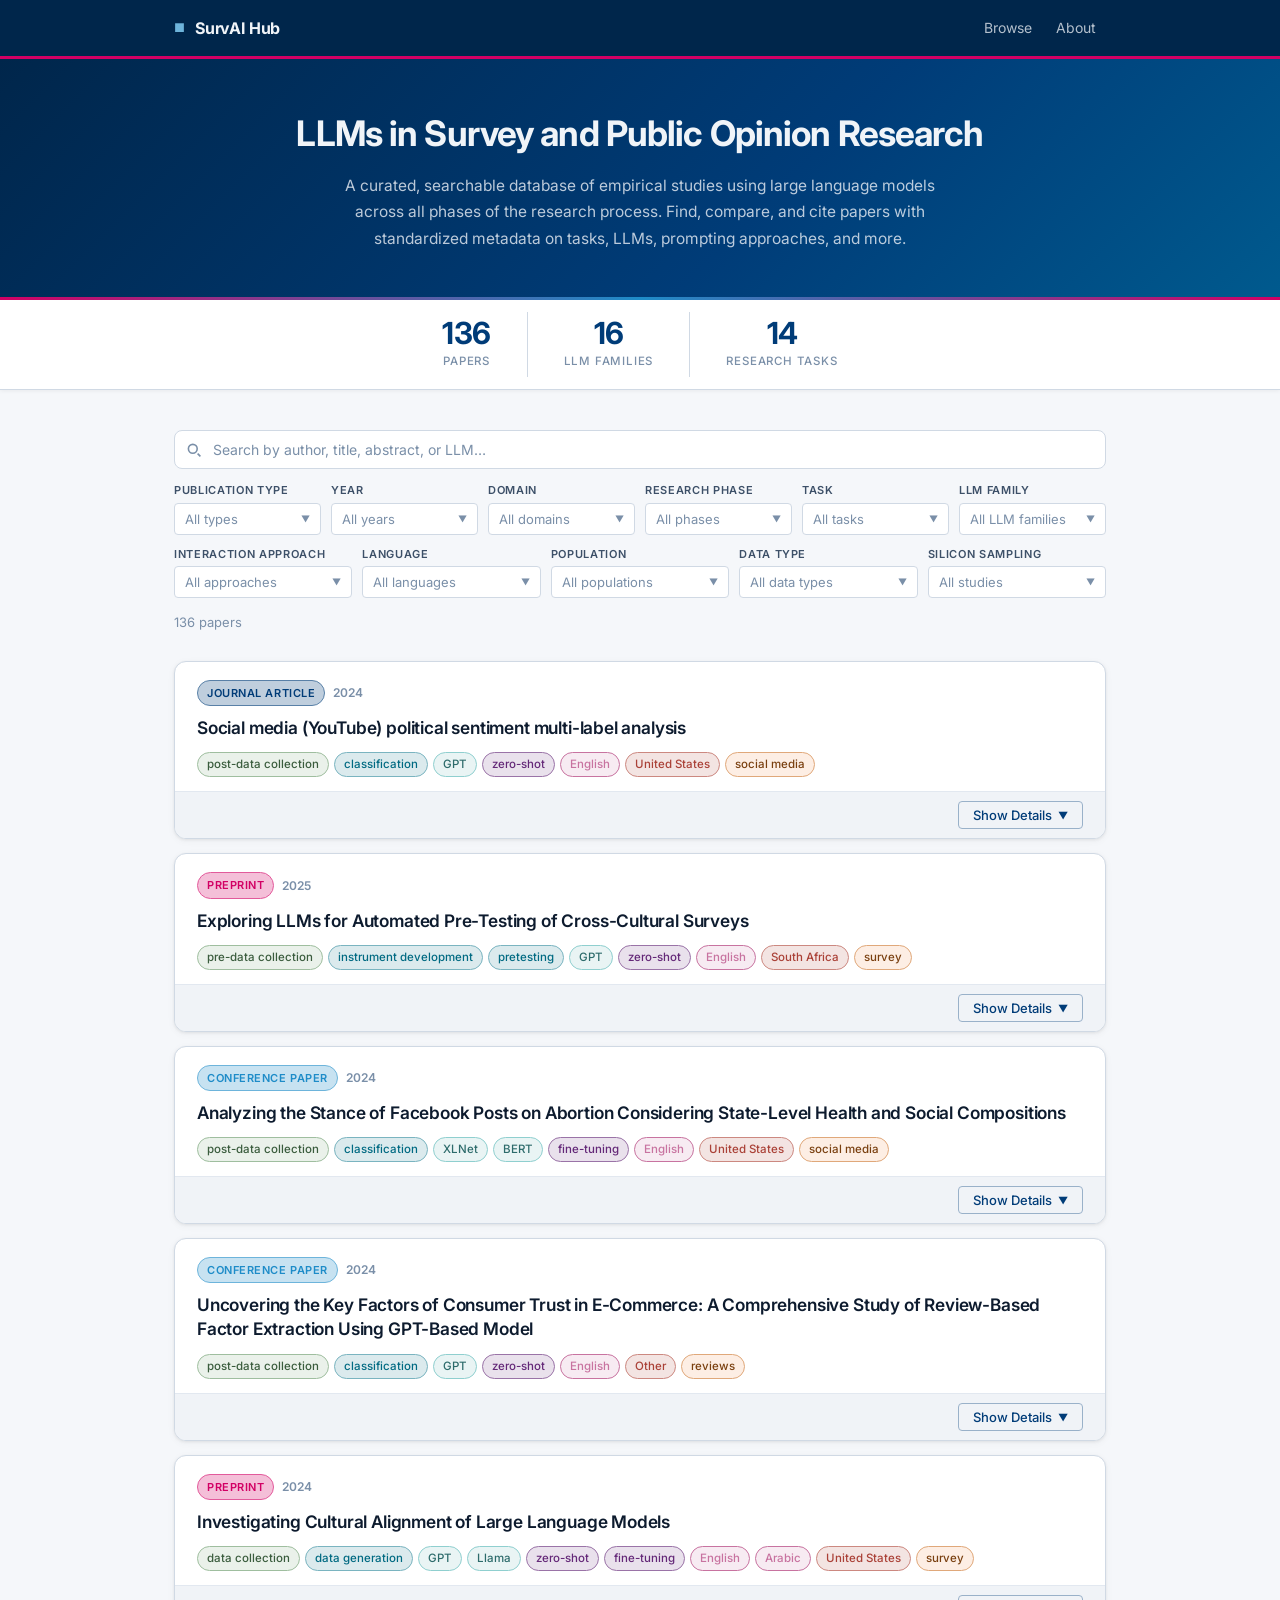
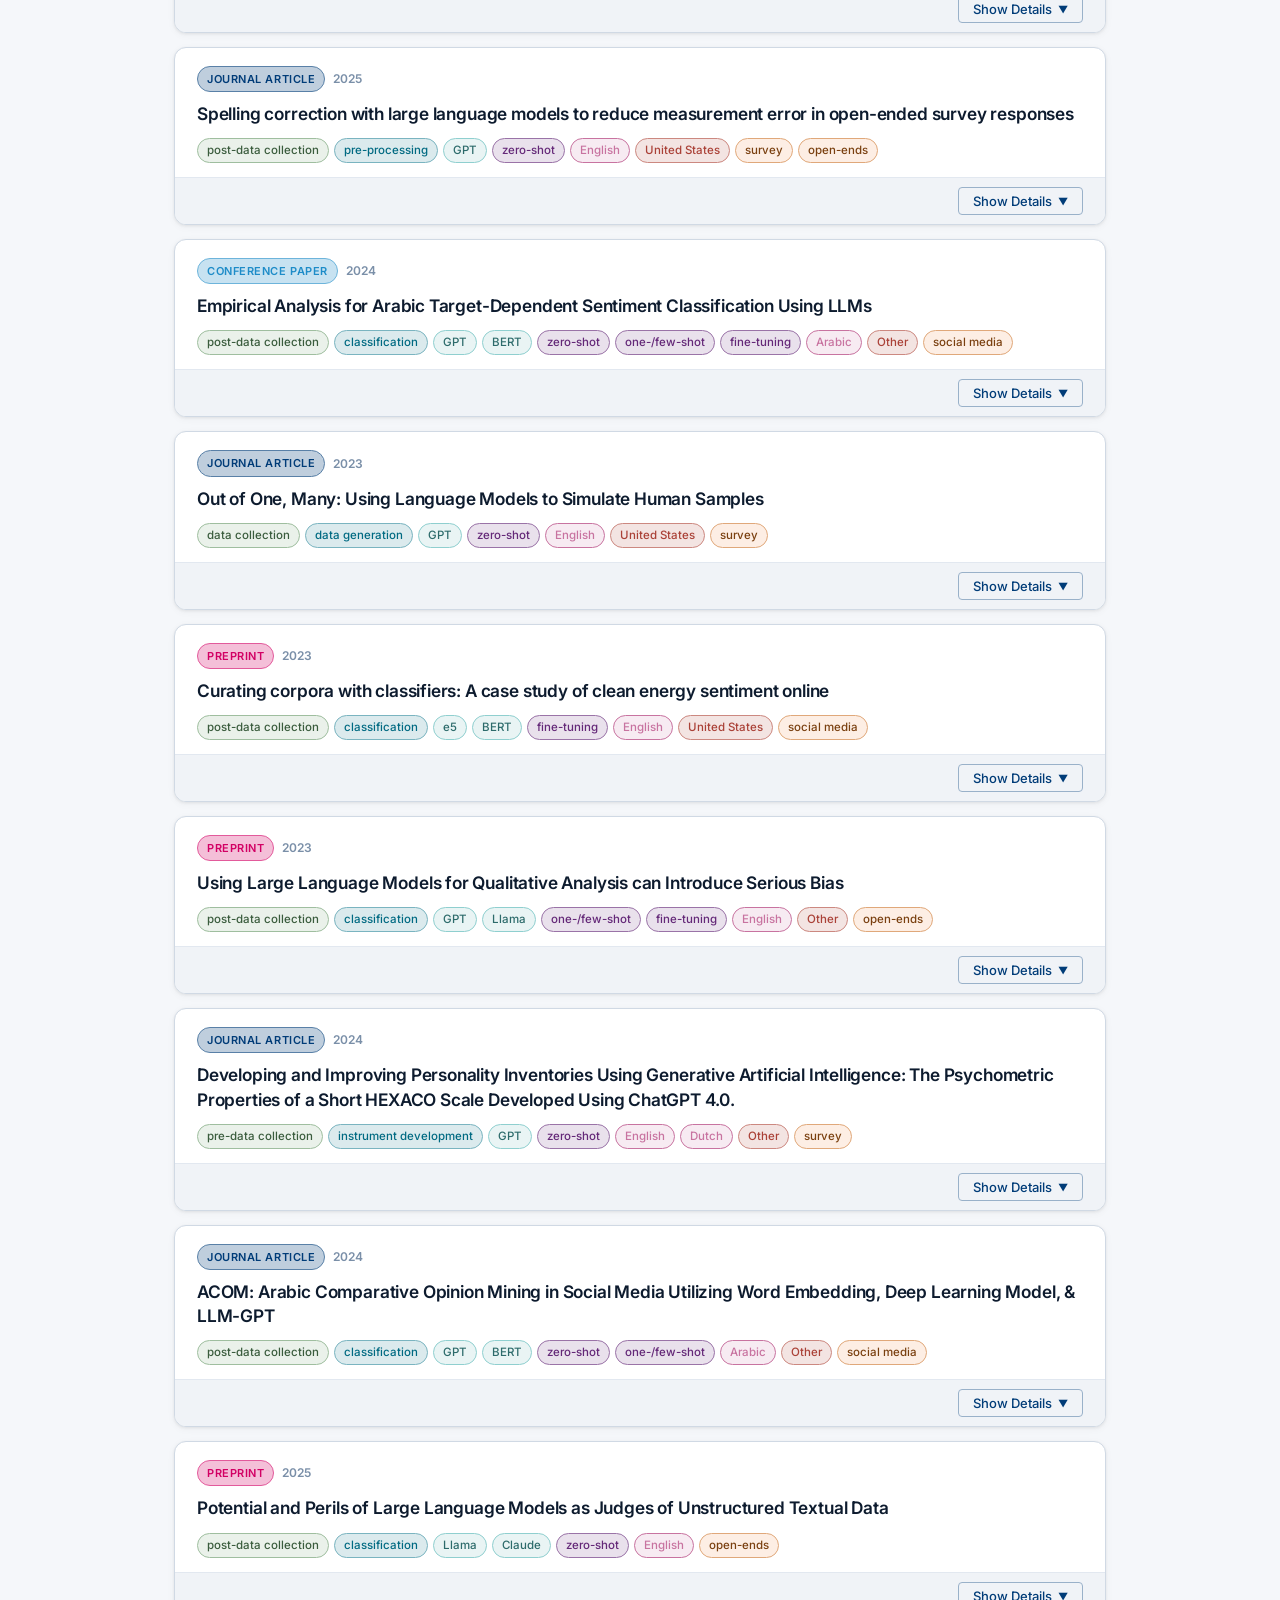
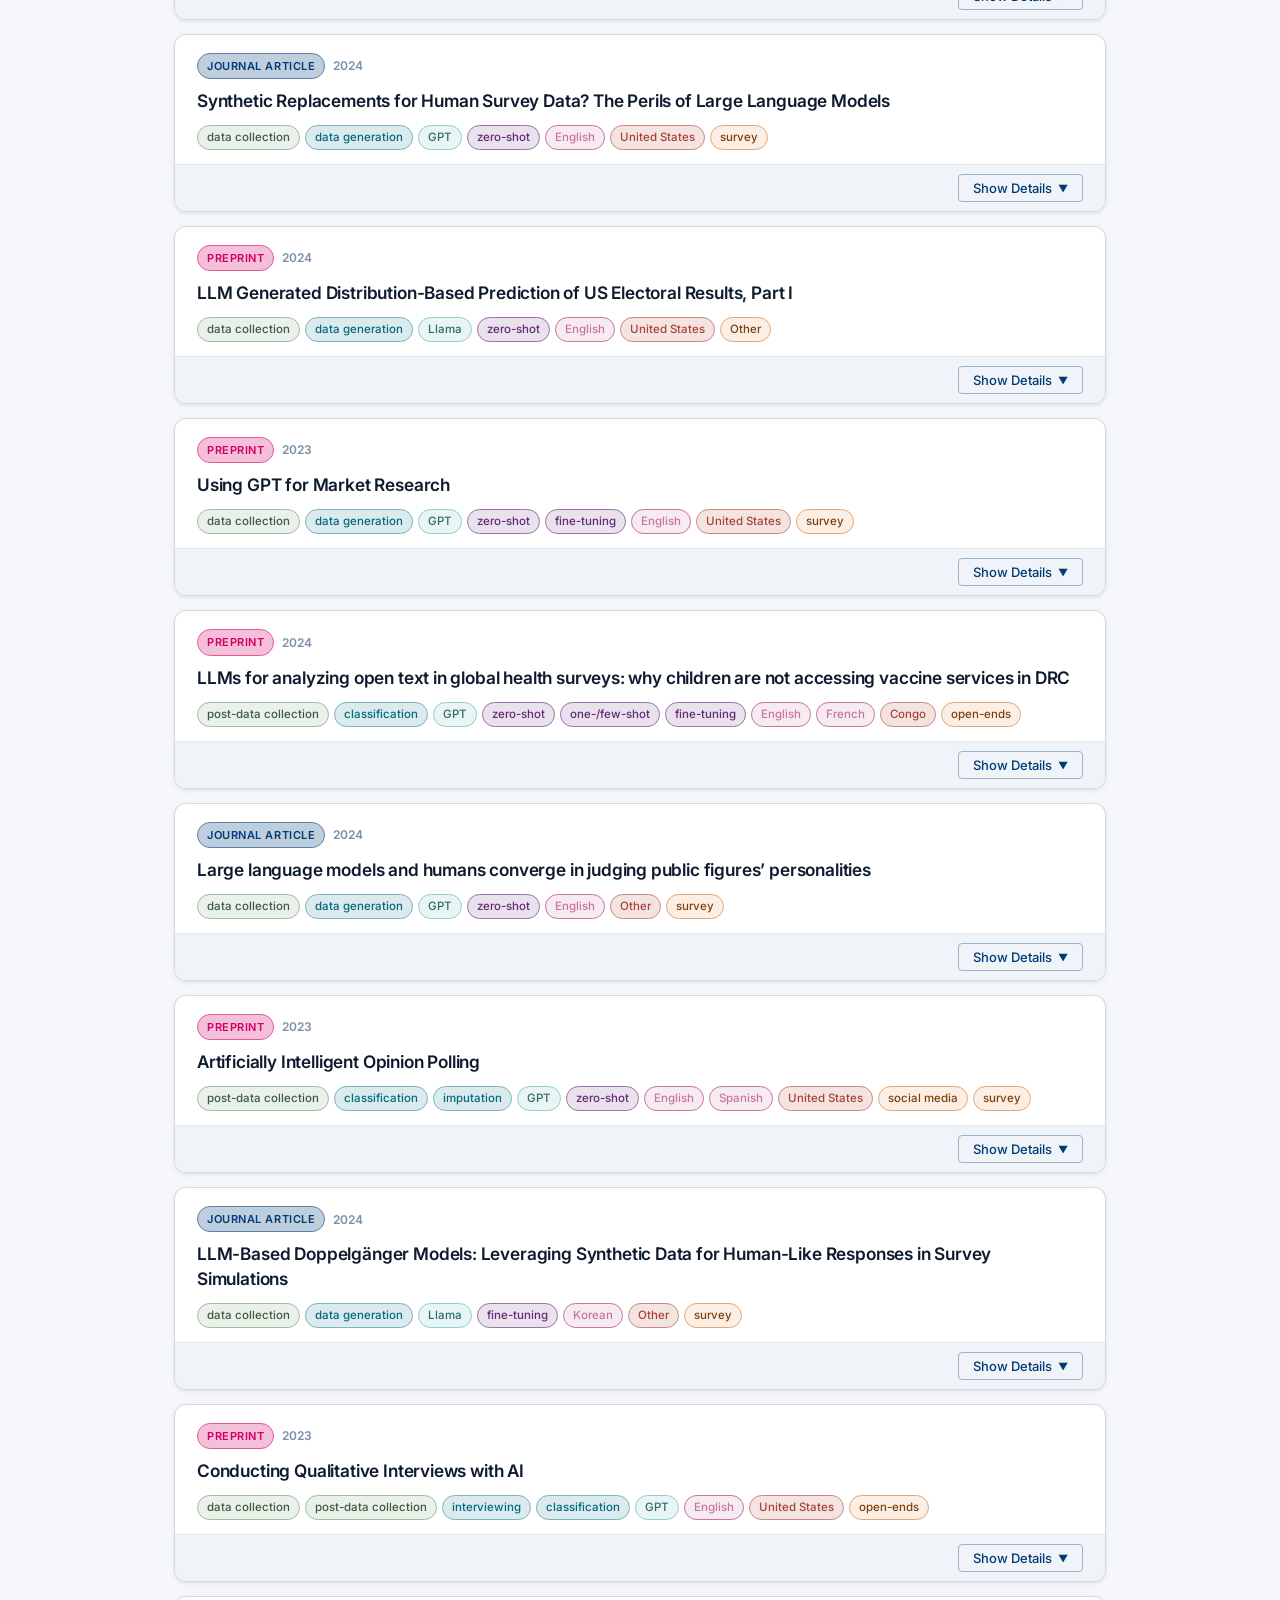
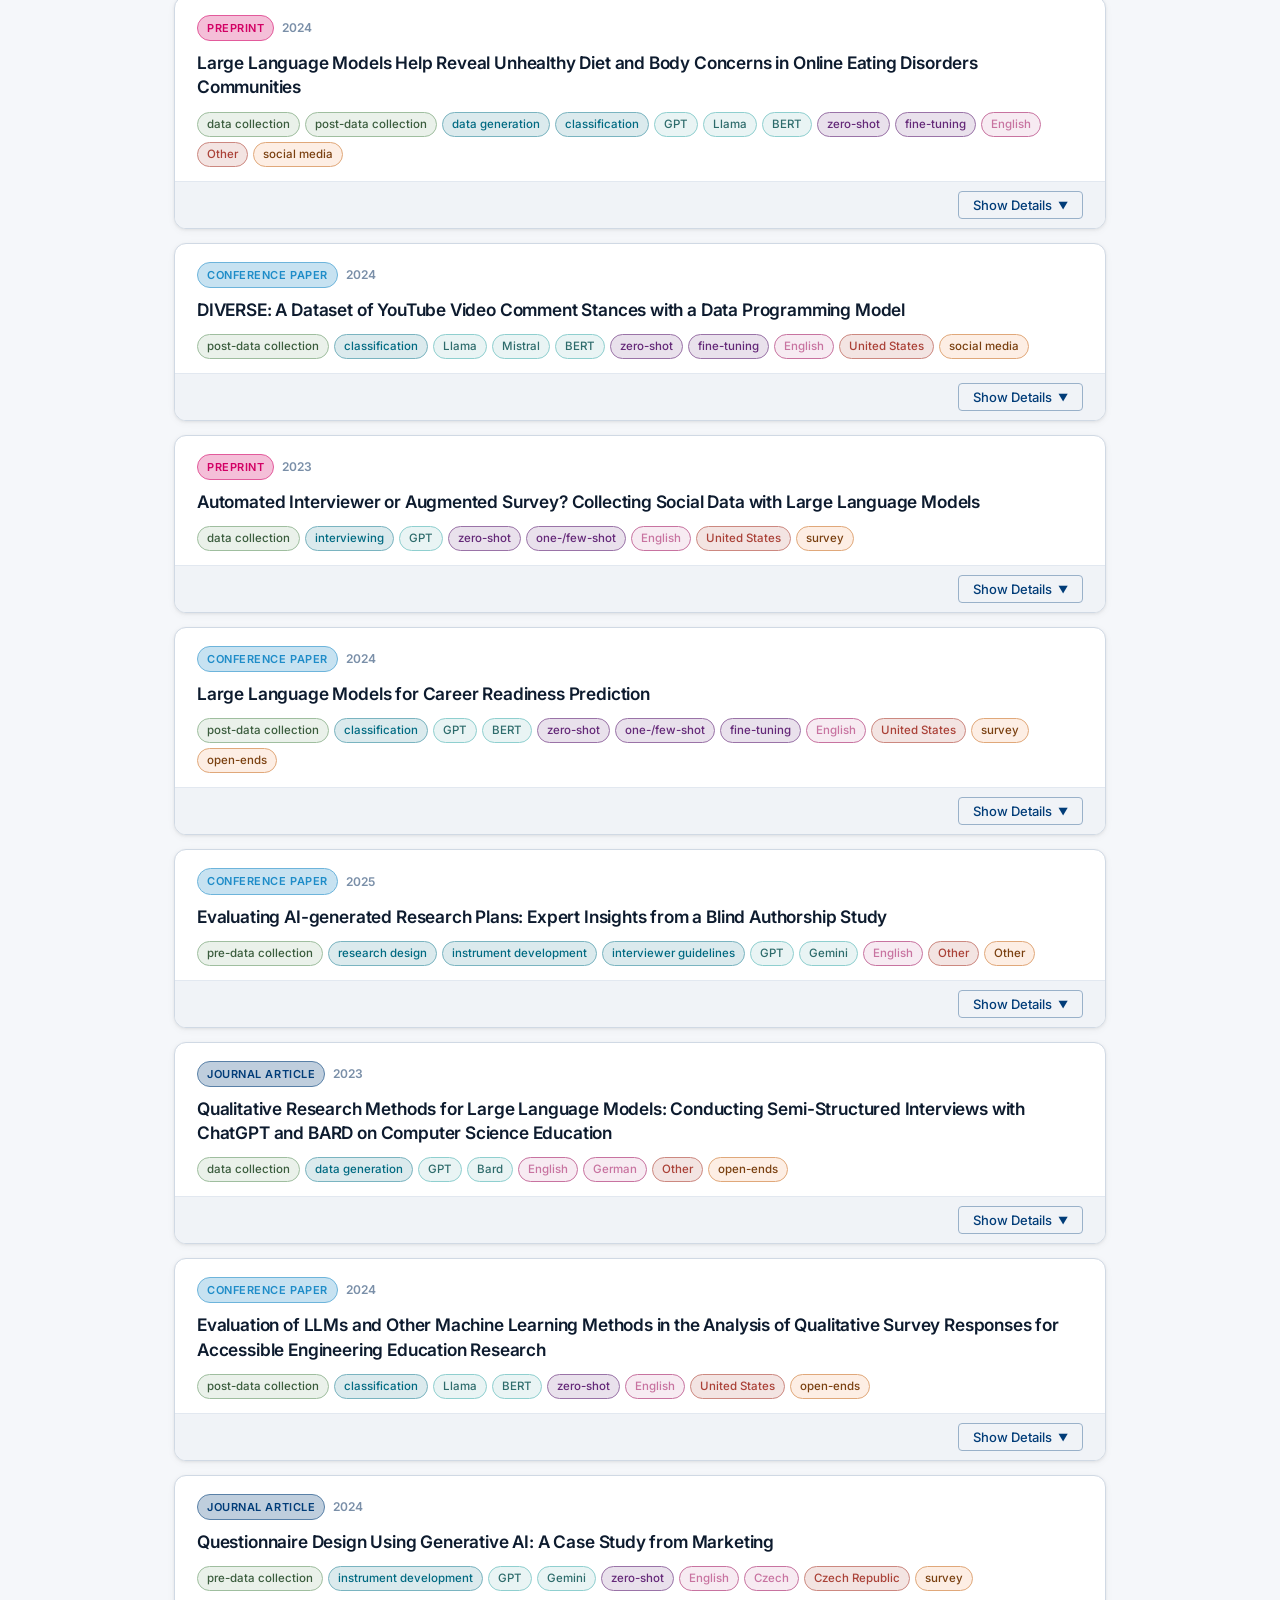
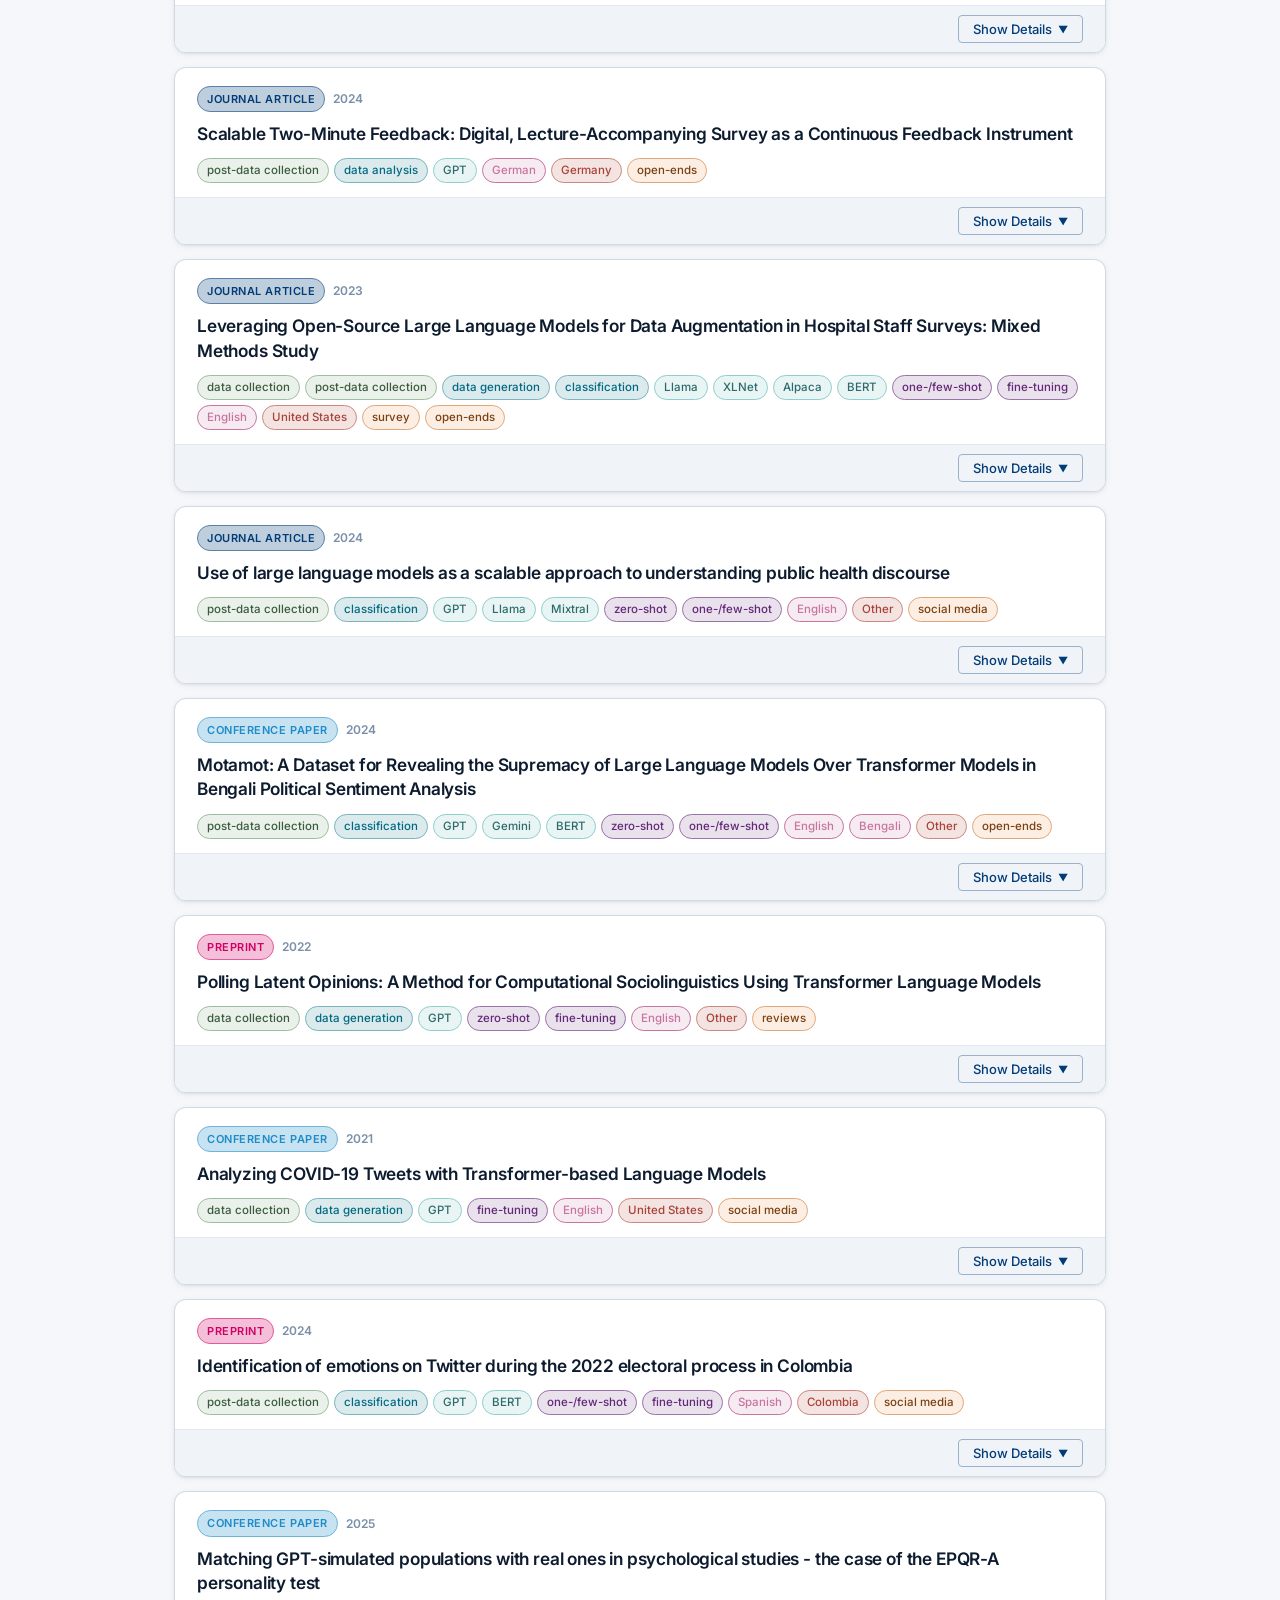
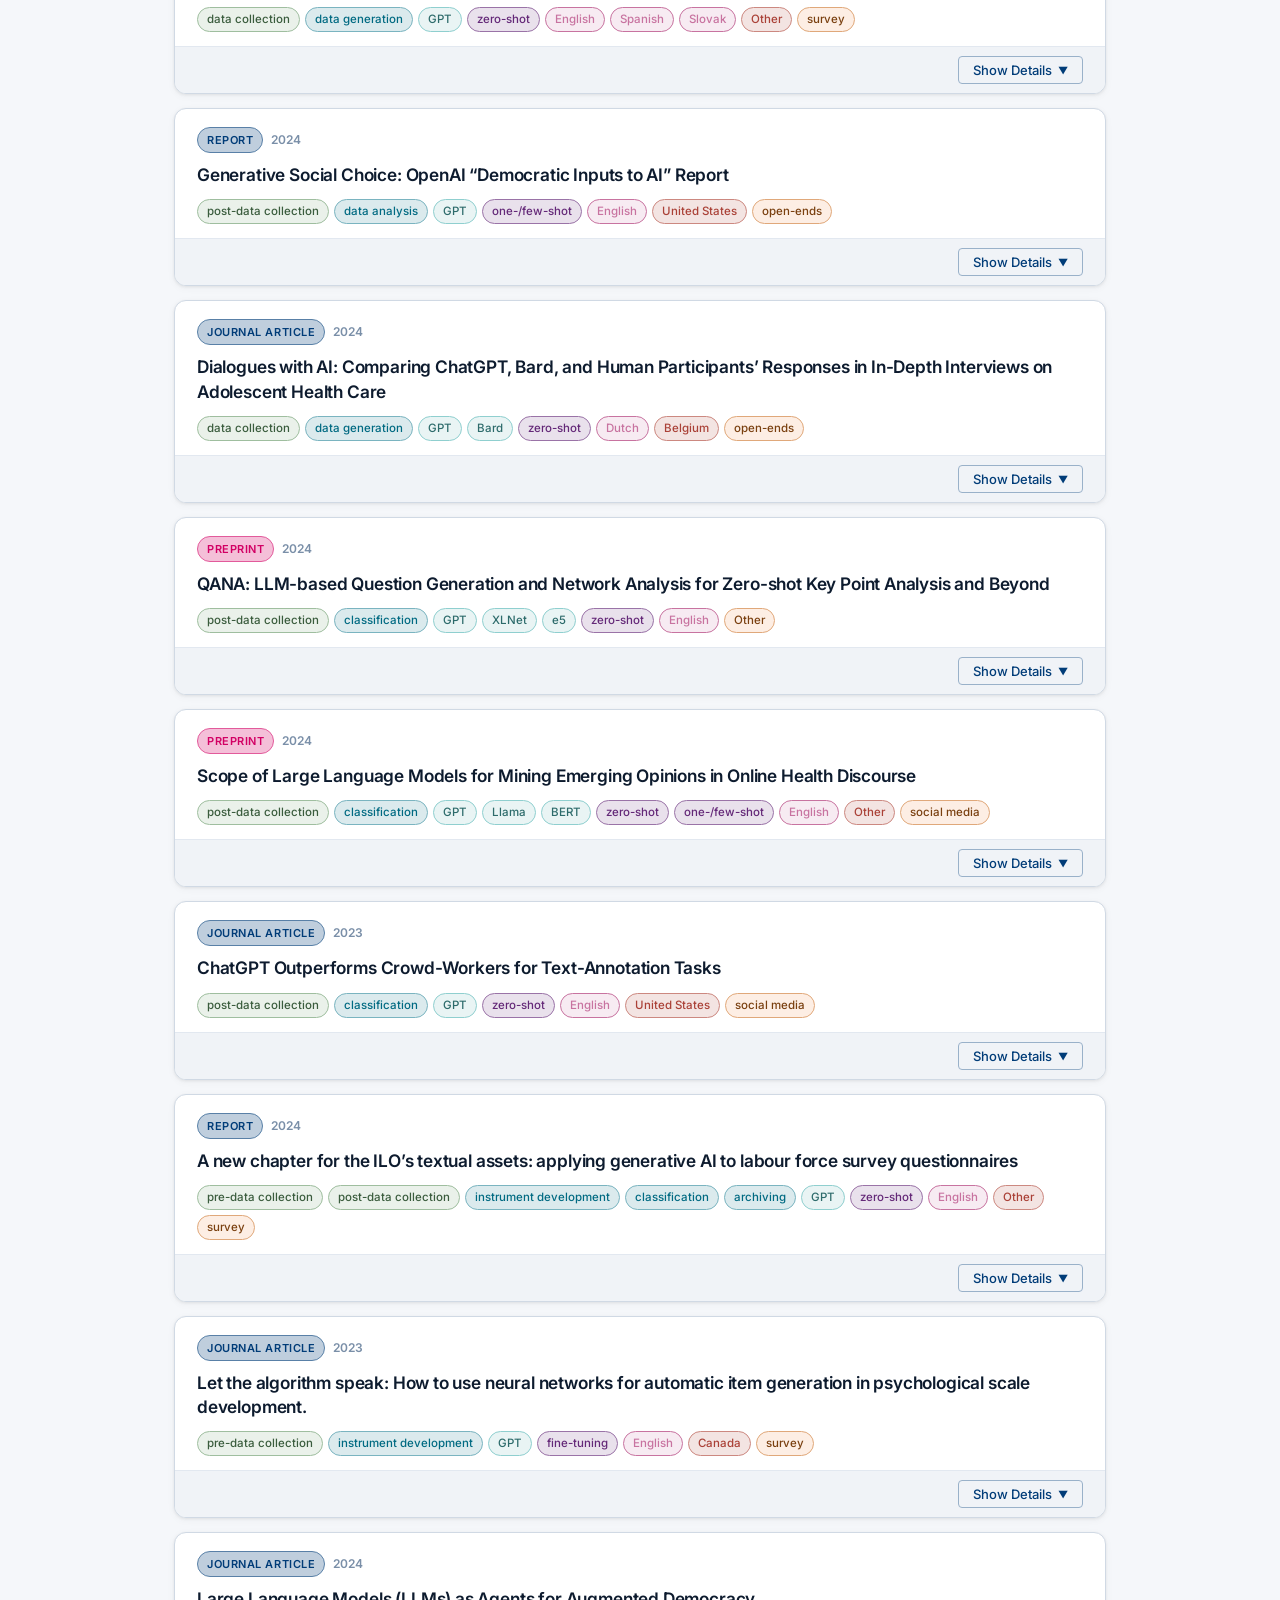
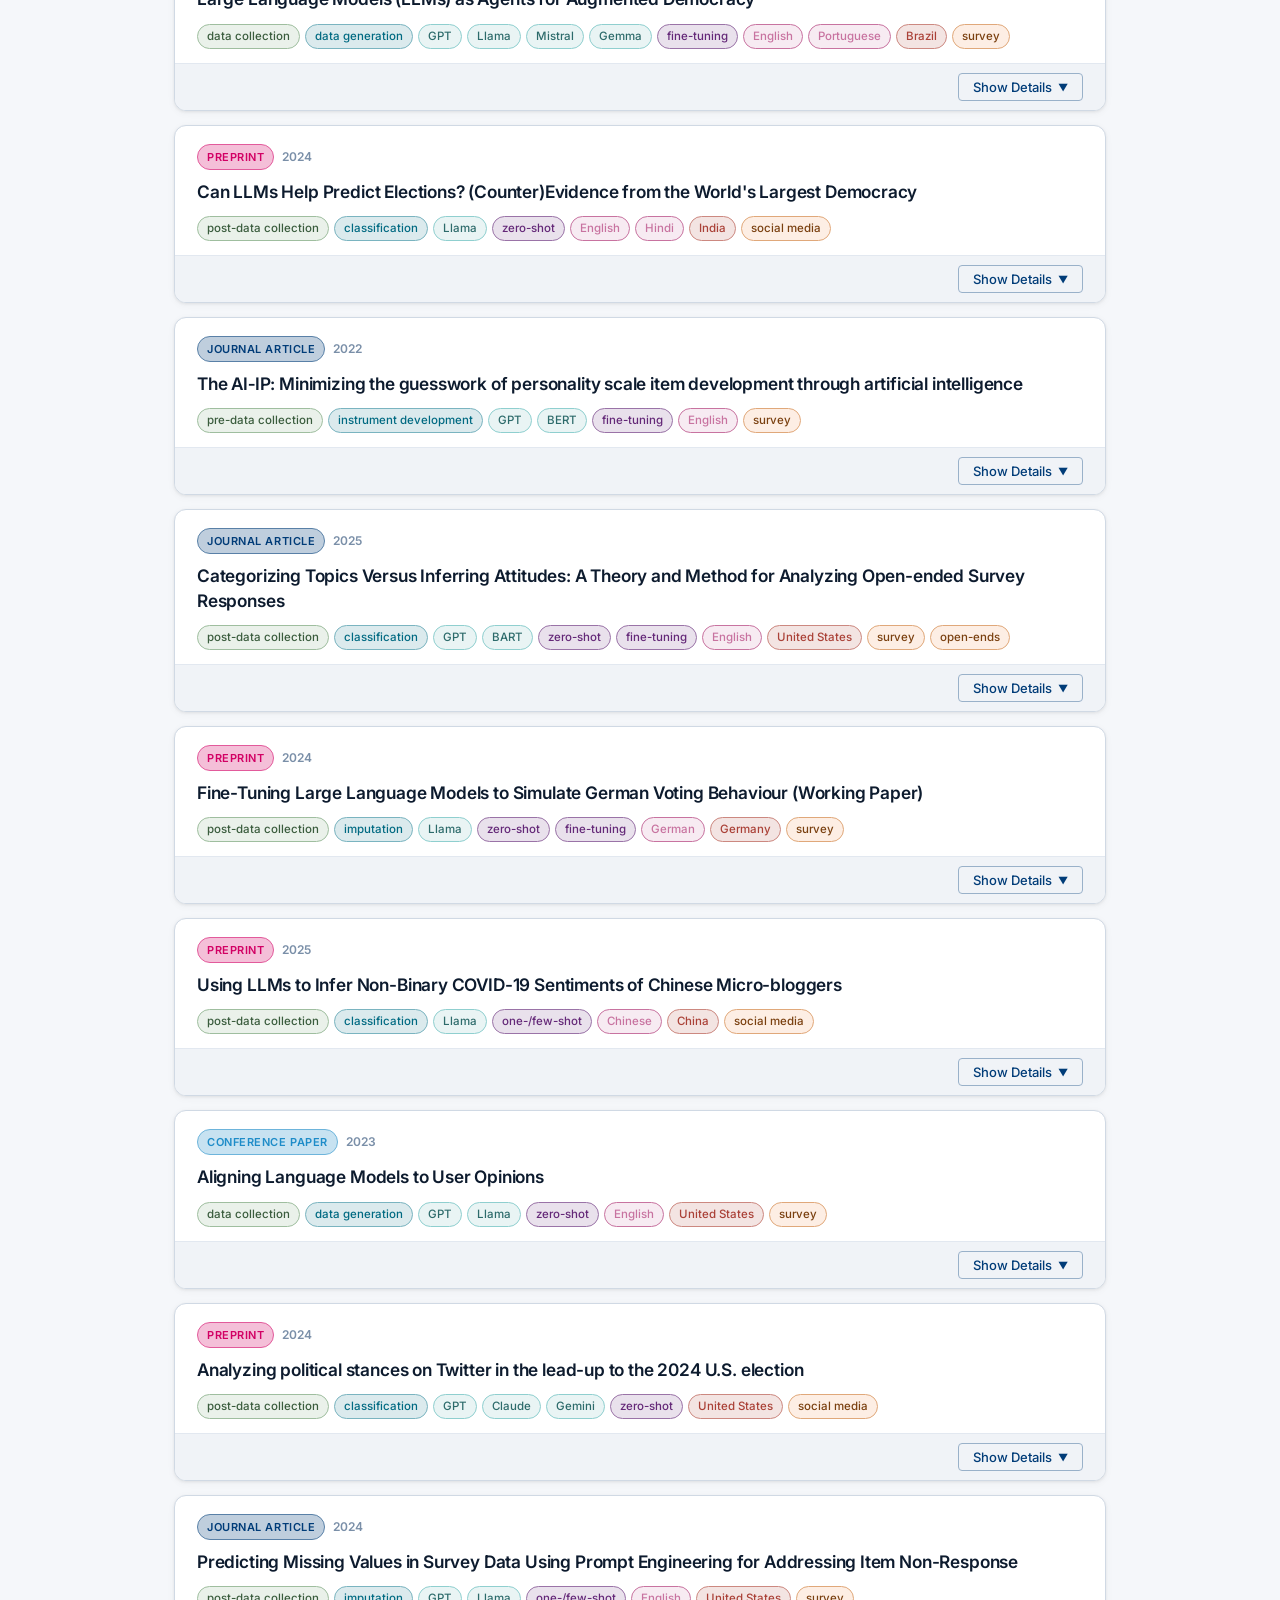
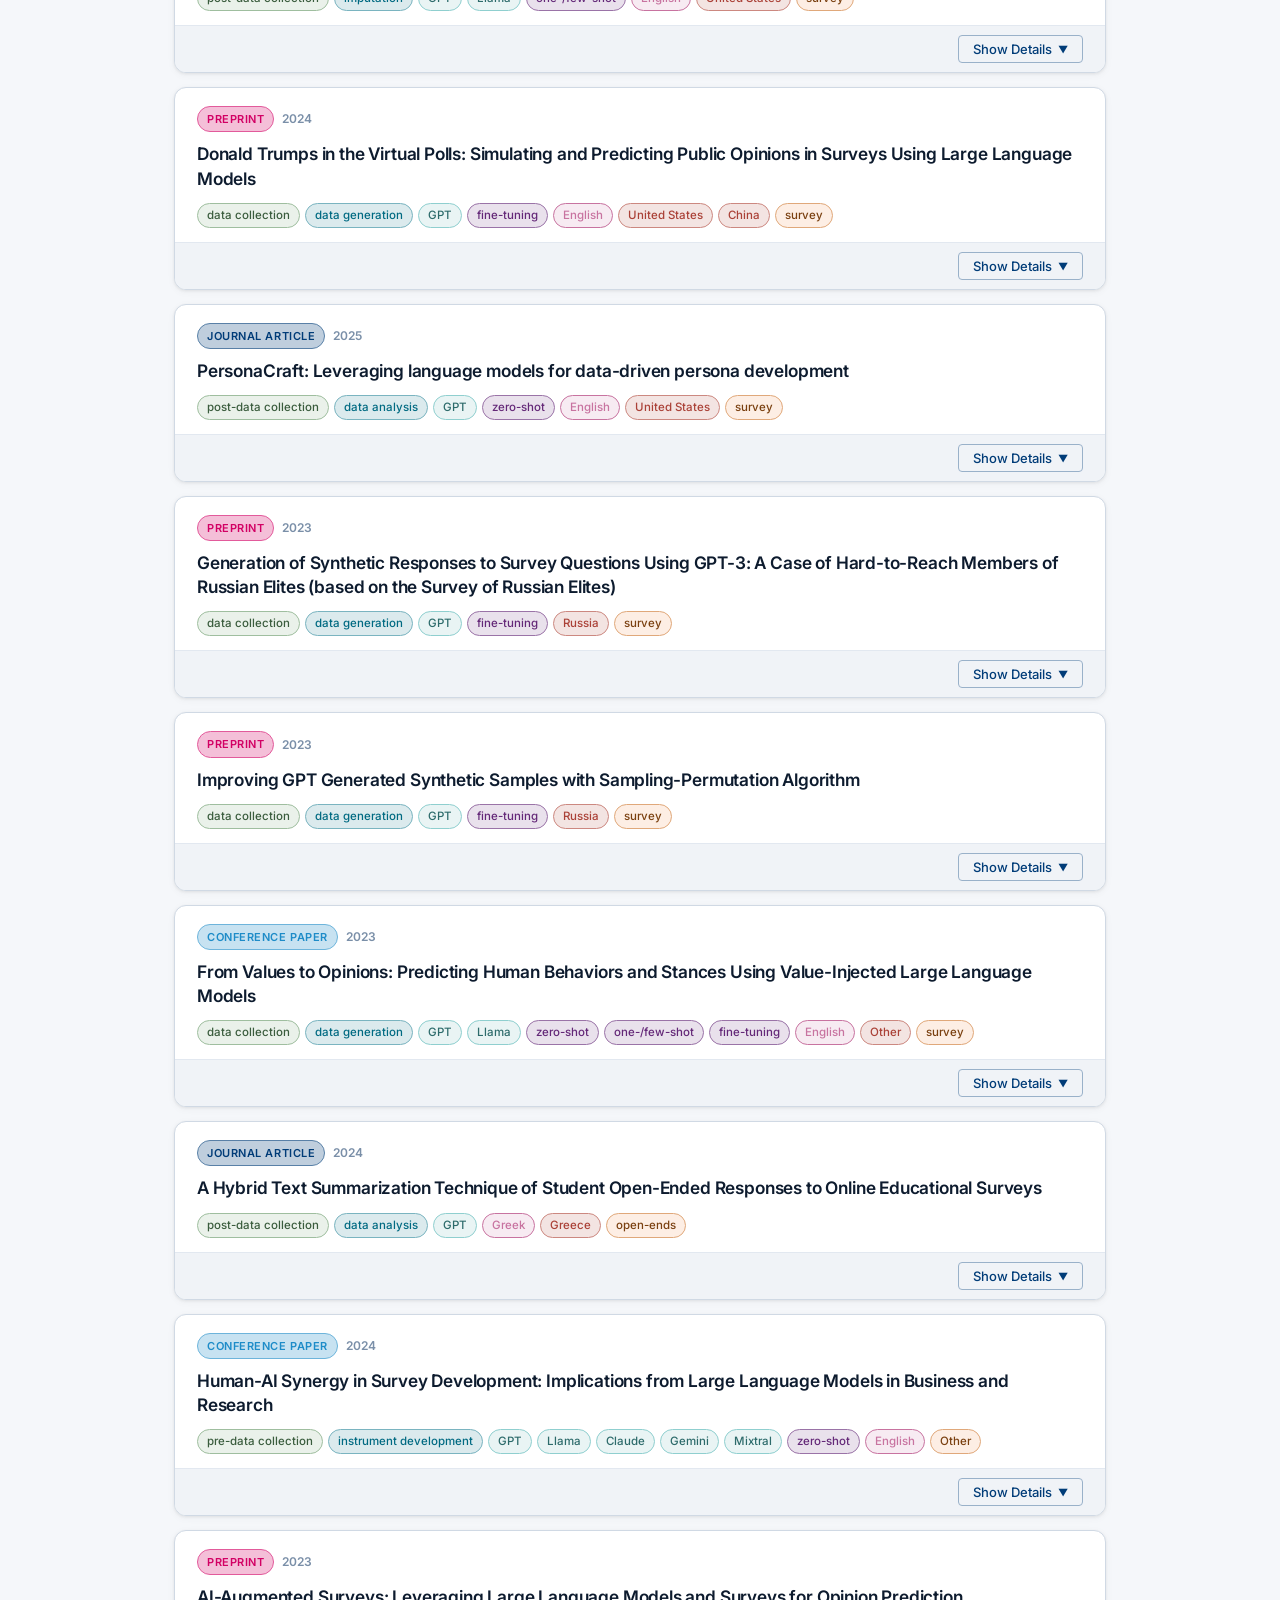
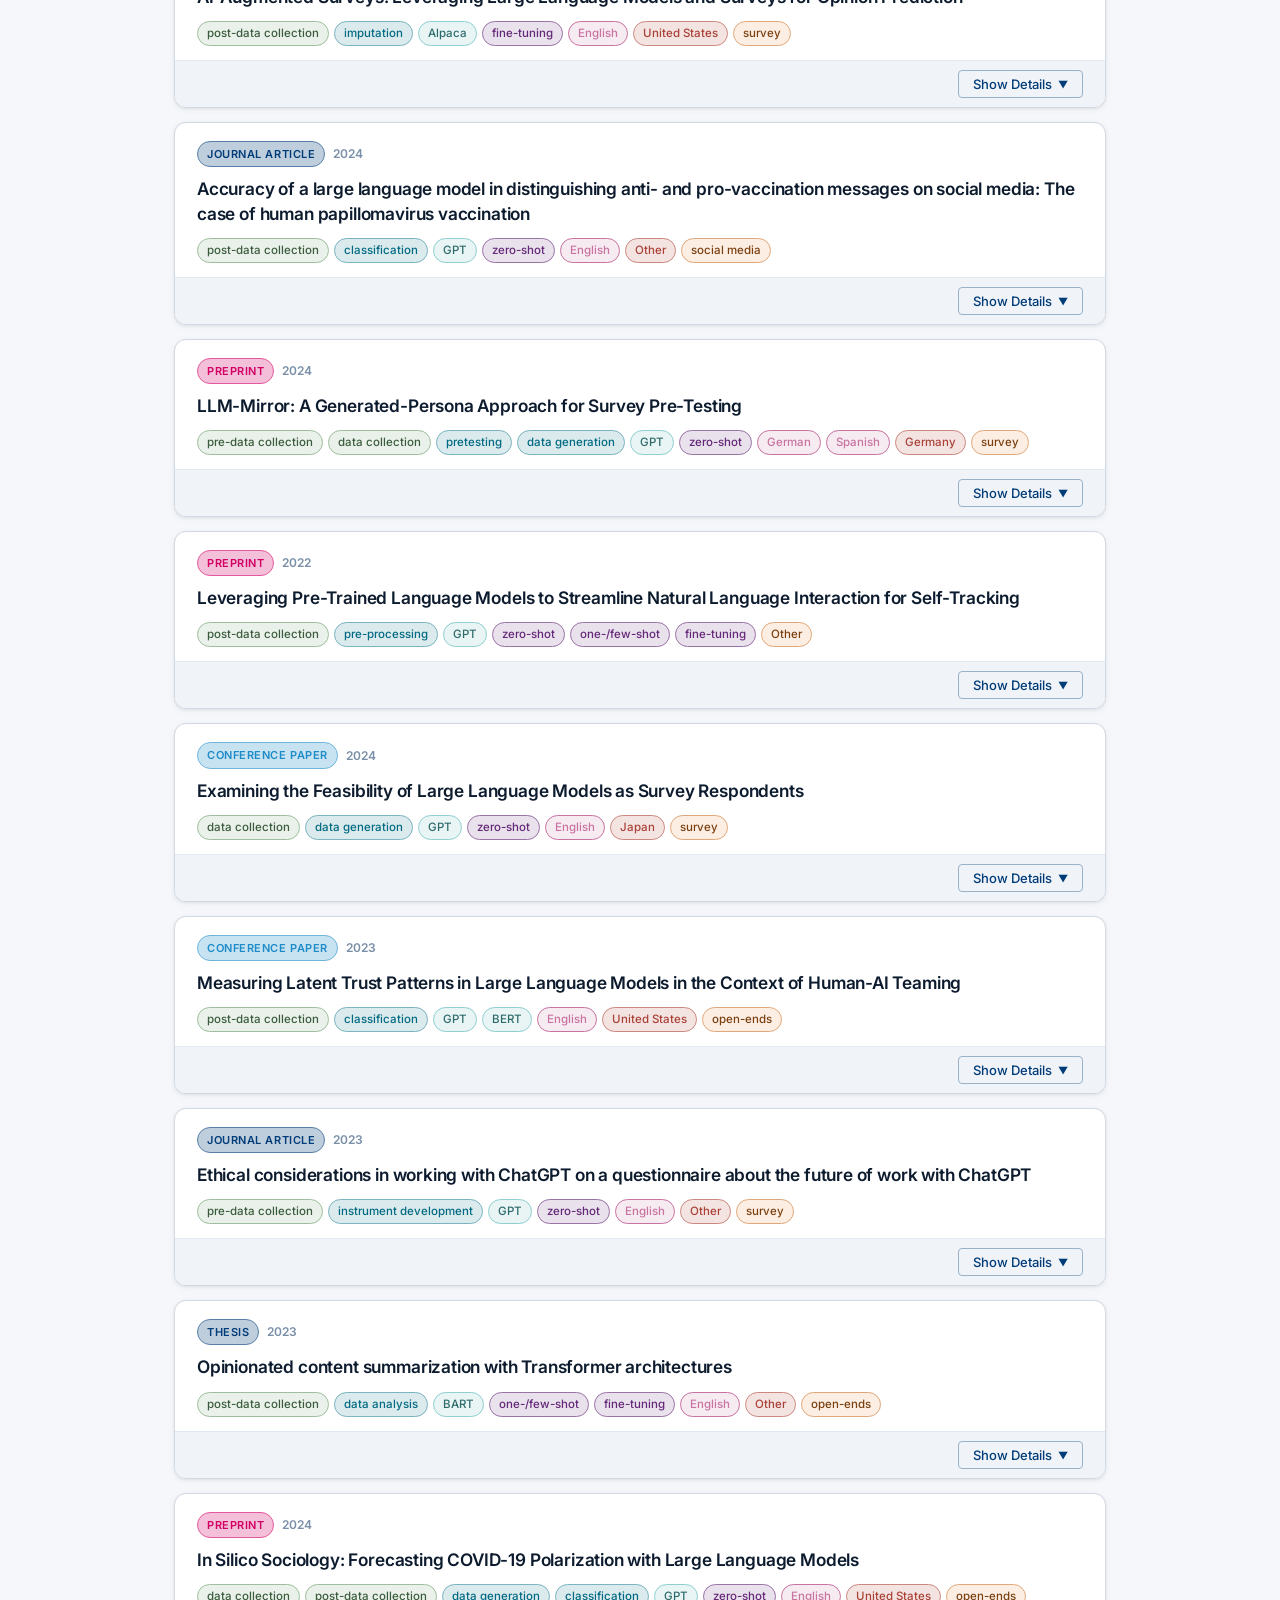
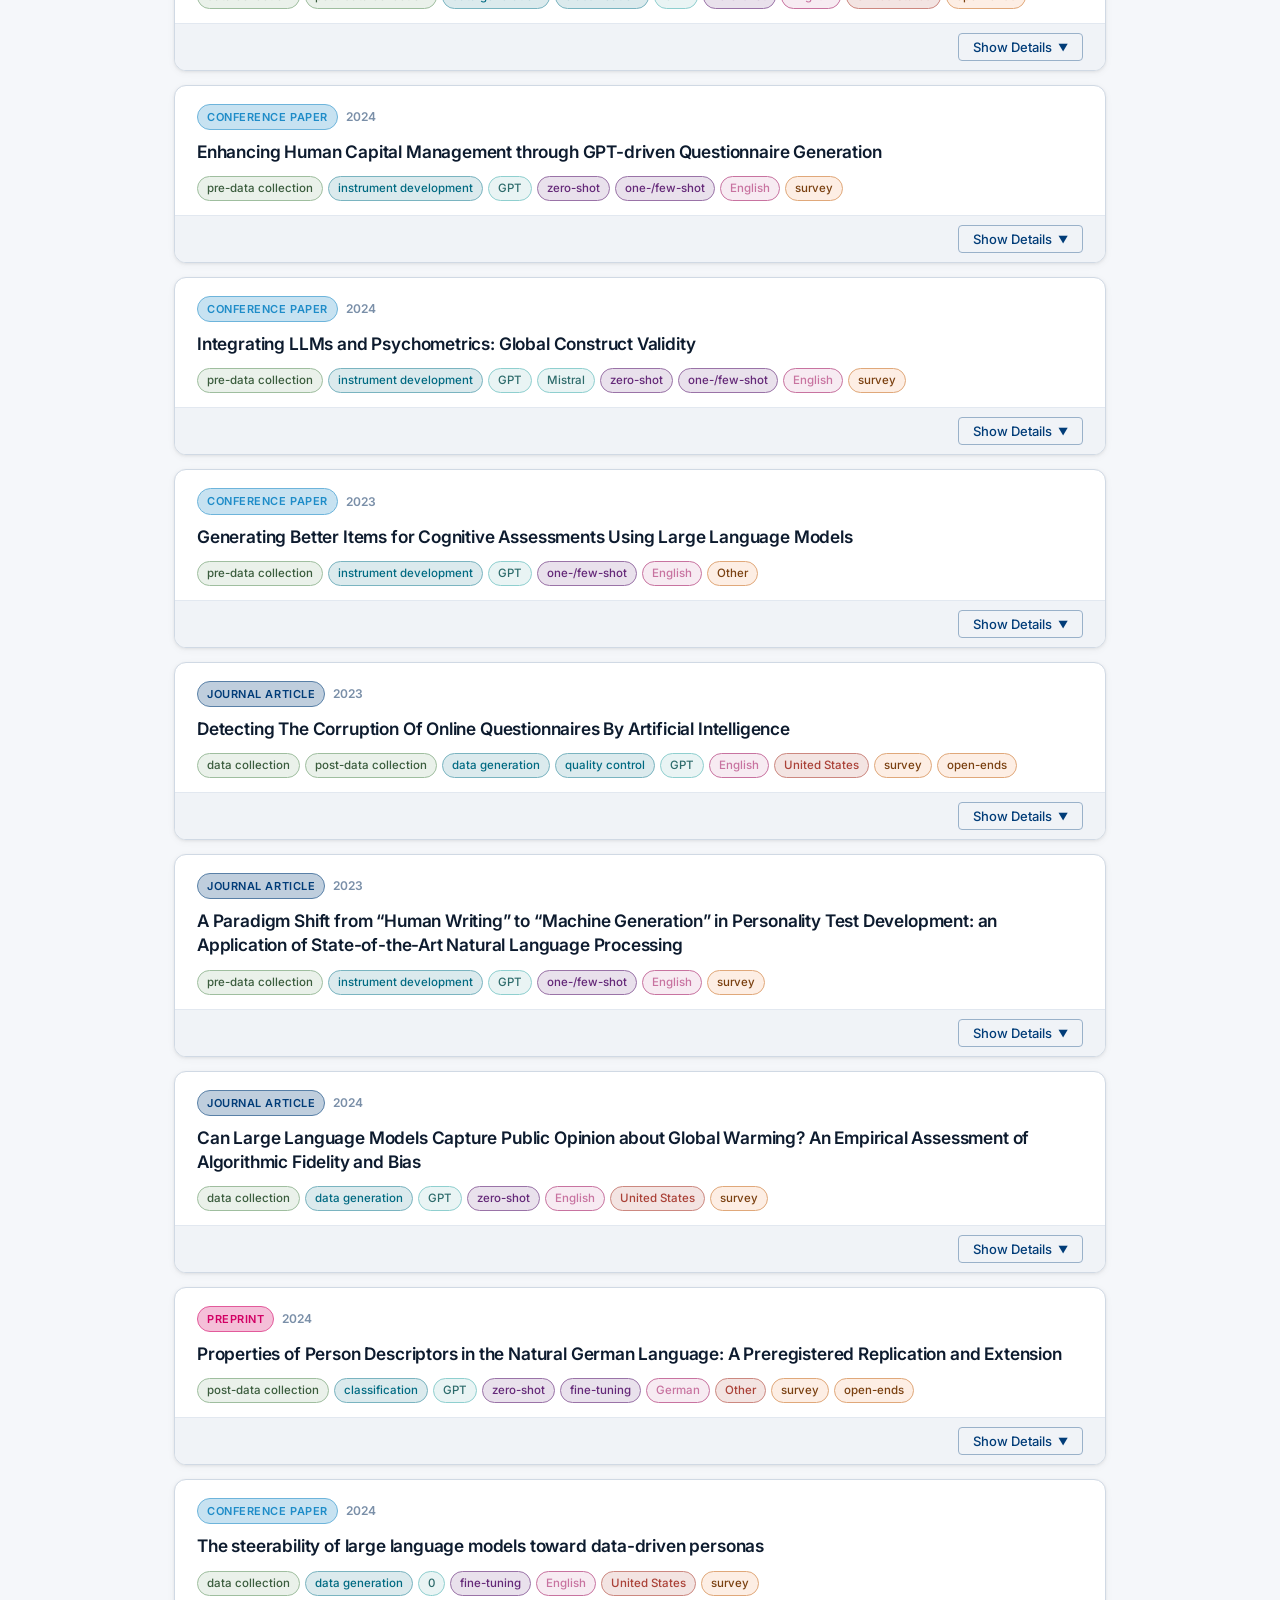
<file: index.html>
<!DOCTYPE html>
<html lang="en">
<head>
  <meta charset="UTF-8">
  <meta name="viewport" content="width=device-width, initial-scale=1.0">
  <meta name="description" content="A searchable database of studies using large language models in survey and public opinion research.">
  <title>SurvAI Hub</title>
  <link rel="preconnect" href="https://fonts.googleapis.com">
  <link rel="preconnect" href="https://fonts.gstatic.com" crossorigin>
  <link href="https://fonts.googleapis.com/css2?family=Inter:wght@400;500;600;700&display=swap" rel="stylesheet">
  <link rel="stylesheet" href="style.css">
</head>
<body>

  <!-- HEADER -->
  <header id="site-header">
    <div class="container header-inner">
      <div class="header-brand">
        <span class="header-logo" aria-hidden="true">&#9632;</span>
        <span class="header-title">SurvAI Hub</span>
      </div>
      <nav class="header-nav" aria-label="Main navigation">
        <a href="#catalog-section">Browse</a>
        <a href="#about">About</a>
      </nav>
    </div>
  </header>

  <!-- HERO -->
  <section id="hero">
    <div class="container">
      <h1 class="hero-title">LLMs in Survey and Public Opinion Research</h1>
      <p class="hero-description">
        A curated, searchable database of empirical studies using large language models across all phases
        of the research process. Find, compare, and cite papers with standardized metadata on tasks, LLMs, prompting approaches, and more.
      </p>
    </div>
  </section>

  <!-- STATS BAR -->
  <div id="stats-bar">
    <div class="container stats-bar-inner">
      <div class="stat-item">
        <span class="stat-number" id="stat-papers">—</span>
        <span class="stat-label">Papers</span>
      </div>
      <div class="stat-divider" aria-hidden="true"></div>
      <div class="stat-item">
        <span class="stat-number" id="stat-llm-families">—</span>
        <span class="stat-label">LLM Families</span>
      </div>
      <div class="stat-divider" aria-hidden="true"></div>
      <div class="stat-item">
        <span class="stat-number" id="stat-tasks">—</span>
        <span class="stat-label">Research Tasks</span>
      </div>
    </div>
  </div>

  <!-- CATALOG SECTION -->
  <main id="catalog-section">
    <div class="container">
      <div id="controls" role="search" aria-label="Filter and search papers">
        <div class="controls-row controls-row--search">
          <div class="search-wrapper">
            <label for="search-input" class="sr-only">Search papers</label>
            <svg class="search-icon" aria-hidden="true" viewBox="0 0 20 20" fill="none" stroke="currentColor" stroke-width="2">
              <circle cx="8.5" cy="8.5" r="5.5"/><path d="M14.5 14.5l3.5 3.5"/>
            </svg>
            <input type="text" id="search-input" placeholder="Search by author, title, abstract, or LLM…" autocomplete="off" spellcheck="false">
          </div>
        </div>
        <div class="controls-row controls-row--filters" id="filter-rows"></div>
        <div class="controls-row controls-row--meta">
          <span id="result-count" aria-live="polite" aria-atomic="true"></span>
          <button id="clear-filters" class="btn-clear" hidden>Clear filters</button>
        </div>
      </div>

      <div id="catalog" aria-label="Papers catalog">
        <div class="catalog-loading" id="catalog-loading">Loading papers…</div>
      </div>
    </div>
  </main>

  <!-- ABOUT -->
  <section id="about">
    <div class="container">
      <h2>About SurvAI Hub</h2>
      <div class="about-grid">
        <div class="about-block">
          <h3>What is this database?</h3>
          <p>
            SurvAI Hub is a repository of empirical studies that use large language models (LLMs) at one or more
            phases of the survey and public opinion research process. Each entry is coded
            with standardized metadata to enable systematic comparison across studies regarding their research designs. For details on the categories, see below.
            Entries are based on keyword searches on three scientific databases and include English-language empirical studies from 2019 to February 4, 2025, that use generative LLMs in the research process for gaining an understanding of human attitudes or behaviors.
            For details on the search strategy and eligibility criteria, as well as a systematic review of the studies, see the accompanying paper: 
            <br>
            <p>
            von der Heyde, L., Keusch, F., Buskirk, T., & Eck, A. (2026). <i>AI in the Loop?! A Systematic Review of the Use of Large Language Models in Survey and Public Opinion Research.</i> [LINK].
            </p>
          </p>
        </div>
        <div class="about-block">
          <h3>How to use this database</h3>
          <p>
            Use the search bar to find papers by author, title, abstract, or LLM used.
            Use the filters to narrow down by publication type and year, research phase, task, LLM family, prompting approach, and more.
            Multiple values can be selected within each filter. Click
            <strong>Show Details</strong> on any card to see the abstract, exact LLM(s) used, domain, citation, and DOI.
            Clicking on the paper title will open the DOI.
            <br>
            <p>
            Design inspired by Jens Rupprecht (database forthcoming) at the University of Mannheim.
            </p>
          </p>
        </div>
      </div>

      <h3>Coding Scheme</h3>
      <p>Every entry uses the following standardized coding scheme:</p>
      <div class="schema-table-wrapper">
        <table class="schema-table">
          <thead>
            <tr><th>Field</th><th>Type</th><th>Description</th></tr>
          </thead>
          <tbody>
            <tr><td>Publication type</td><td>categorical</td><td>Type of publication: journal article, preprint, or conference paper</td></tr>
            <tr><td>Phase</td><td>categorical (multi)</td><td>Research phase(s) the LLM was used in: Before, during, after data collection</td></tr>
            <tr><td>Task</td><td>categorical (multi)</td><td>Specific research task(s) the LLM was used for</td></tr>
            <tr><td>Domain</td><td>categorical (multi)</td><td>Academic domain the study was conducted in (missing values might occur)</td></tr>
            <tr><td>LLM family</td><td>categorical (multi)</td><td>LLM family/families used (e.g., GPT, Llama, Claude, etc.)</td></tr>
            <tr><td>LLM</td><td>text (multi)</td><td>Exact model(s) used (e.g., GPT-4, Llama-3.1, etc.)</td></tr>
            <tr><td>Interaction approach</td><td>categorical (multi)</td><td>Zero-shot, one-/few-shot, fine-tuning</td></tr>
            <tr><td>Language</td><td>categorical (multi)</td><td>Language(s) of the prompt or LLM input data</td></tr>
            <tr><td>Population</td><td>categorical (multi)</td><td>Population(s) the input data came from or output refers to. May be only a subpopulation of the named country!</td></tr>
            <tr><td>Data type</td><td>categorical (multi)</td><td>Type(s) of input data used: survey, social media, open-ended (e.g., interviews, free-text responses), online reviews </td></tr>
            <tr><td>Silicon sampling</td><td>boolean</td><td>Whether the study uses silicon sampling (studies with data generation task only)</td></tr>
          </tbody>
        </table>
      </div>

      <h3>Missing a study?</h3>
      <p>The database currently only features studies included in the accompanying systematic review. We aim to update it and take on submissions with the same eligibility criteria and metadata soon. </p>
    </div>
  </section>

  <!-- FOOTER -->
  <footer id="site-footer">
    <div class="container footer-inner">
      <span>Maintained by Leah von der Heyde (last updated: June 2026).</span>
      <span class="footer-sep" aria-hidden="true">·</span>
      <a href="https://github.com/leahvdh/survai">View on GitHub</a>
      <span class="footer-sep" aria-hidden="true">·</span>
      <span>Content licensed <a href="https://creativecommons.org/licenses/by/4.0/" target="_blank" rel="noopener">CC BY 4.0</a></span>
    </div>
  </footer>

  <!-- DATA: place your survai_db.js content below this line, or keep as separate file -->
  <script src="survai_db.js"></script>

 <script src="app.js"></script>

</body>
</html>
</file>
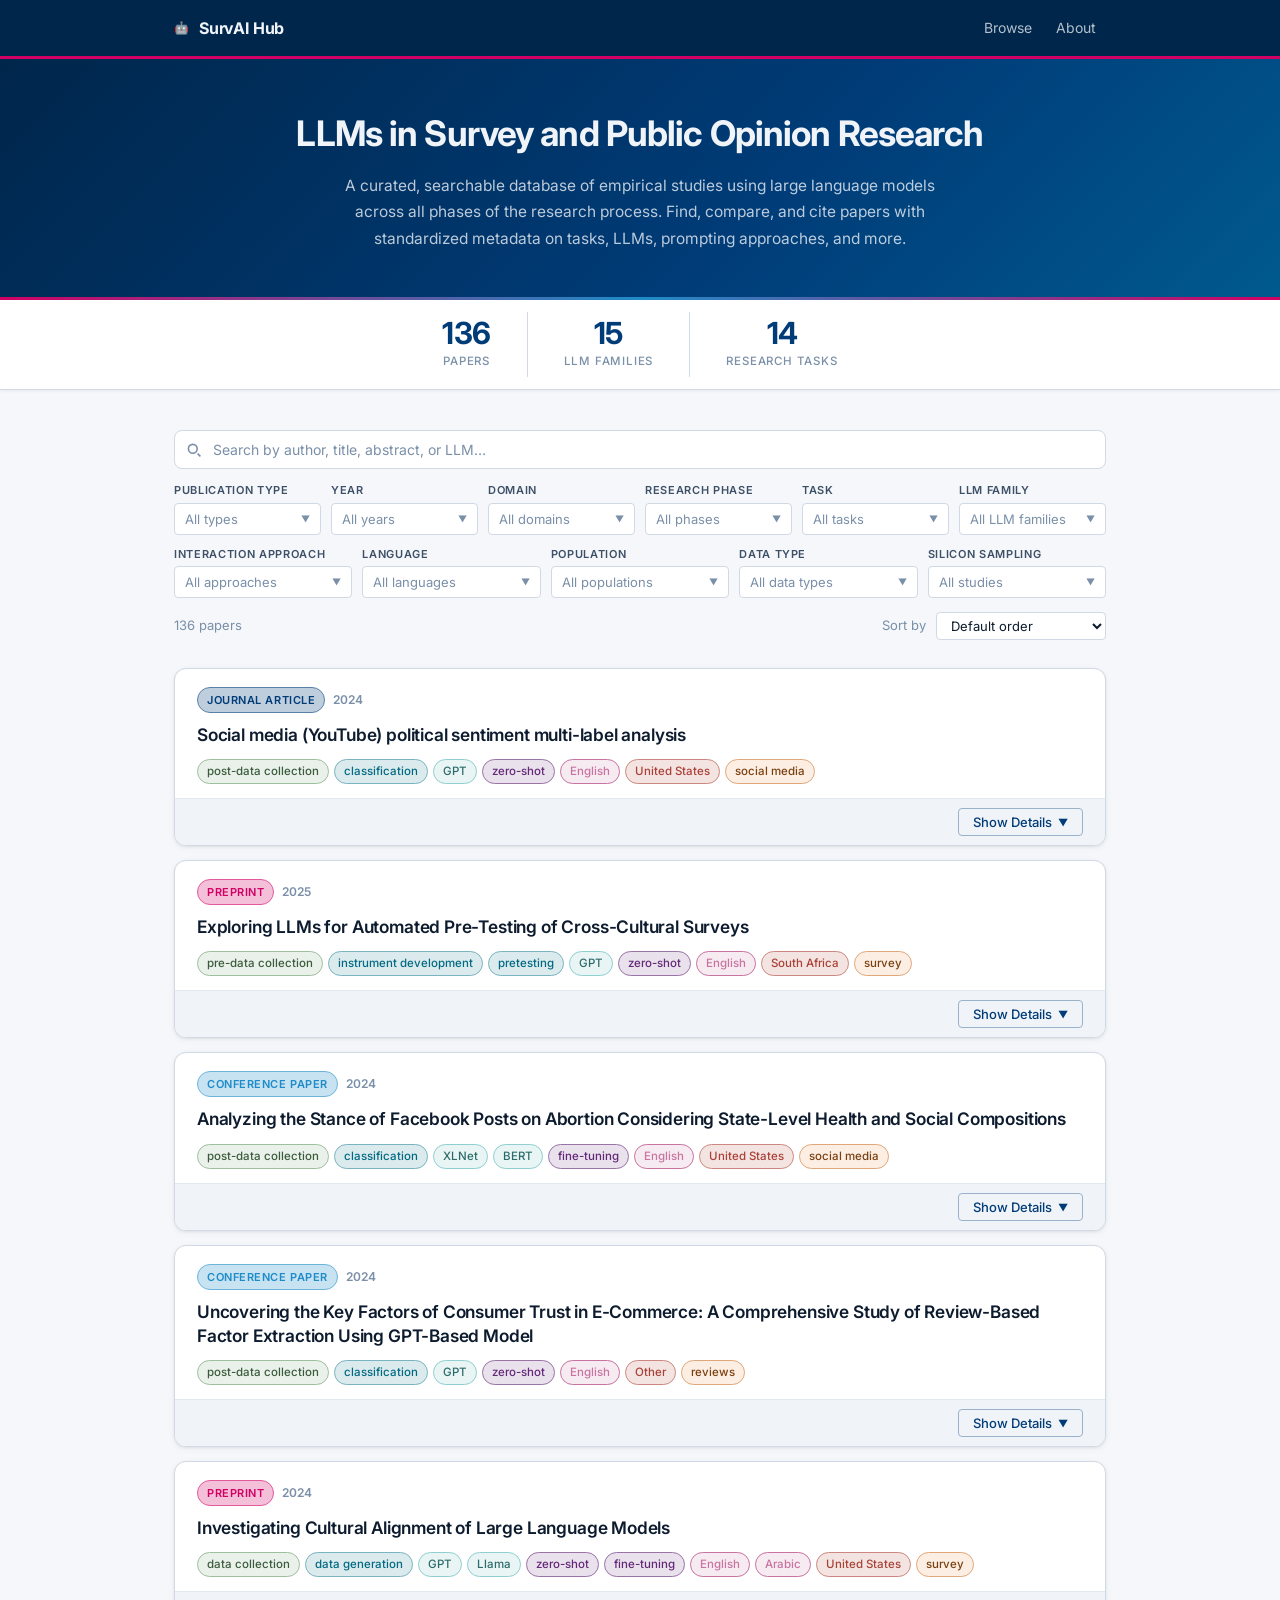
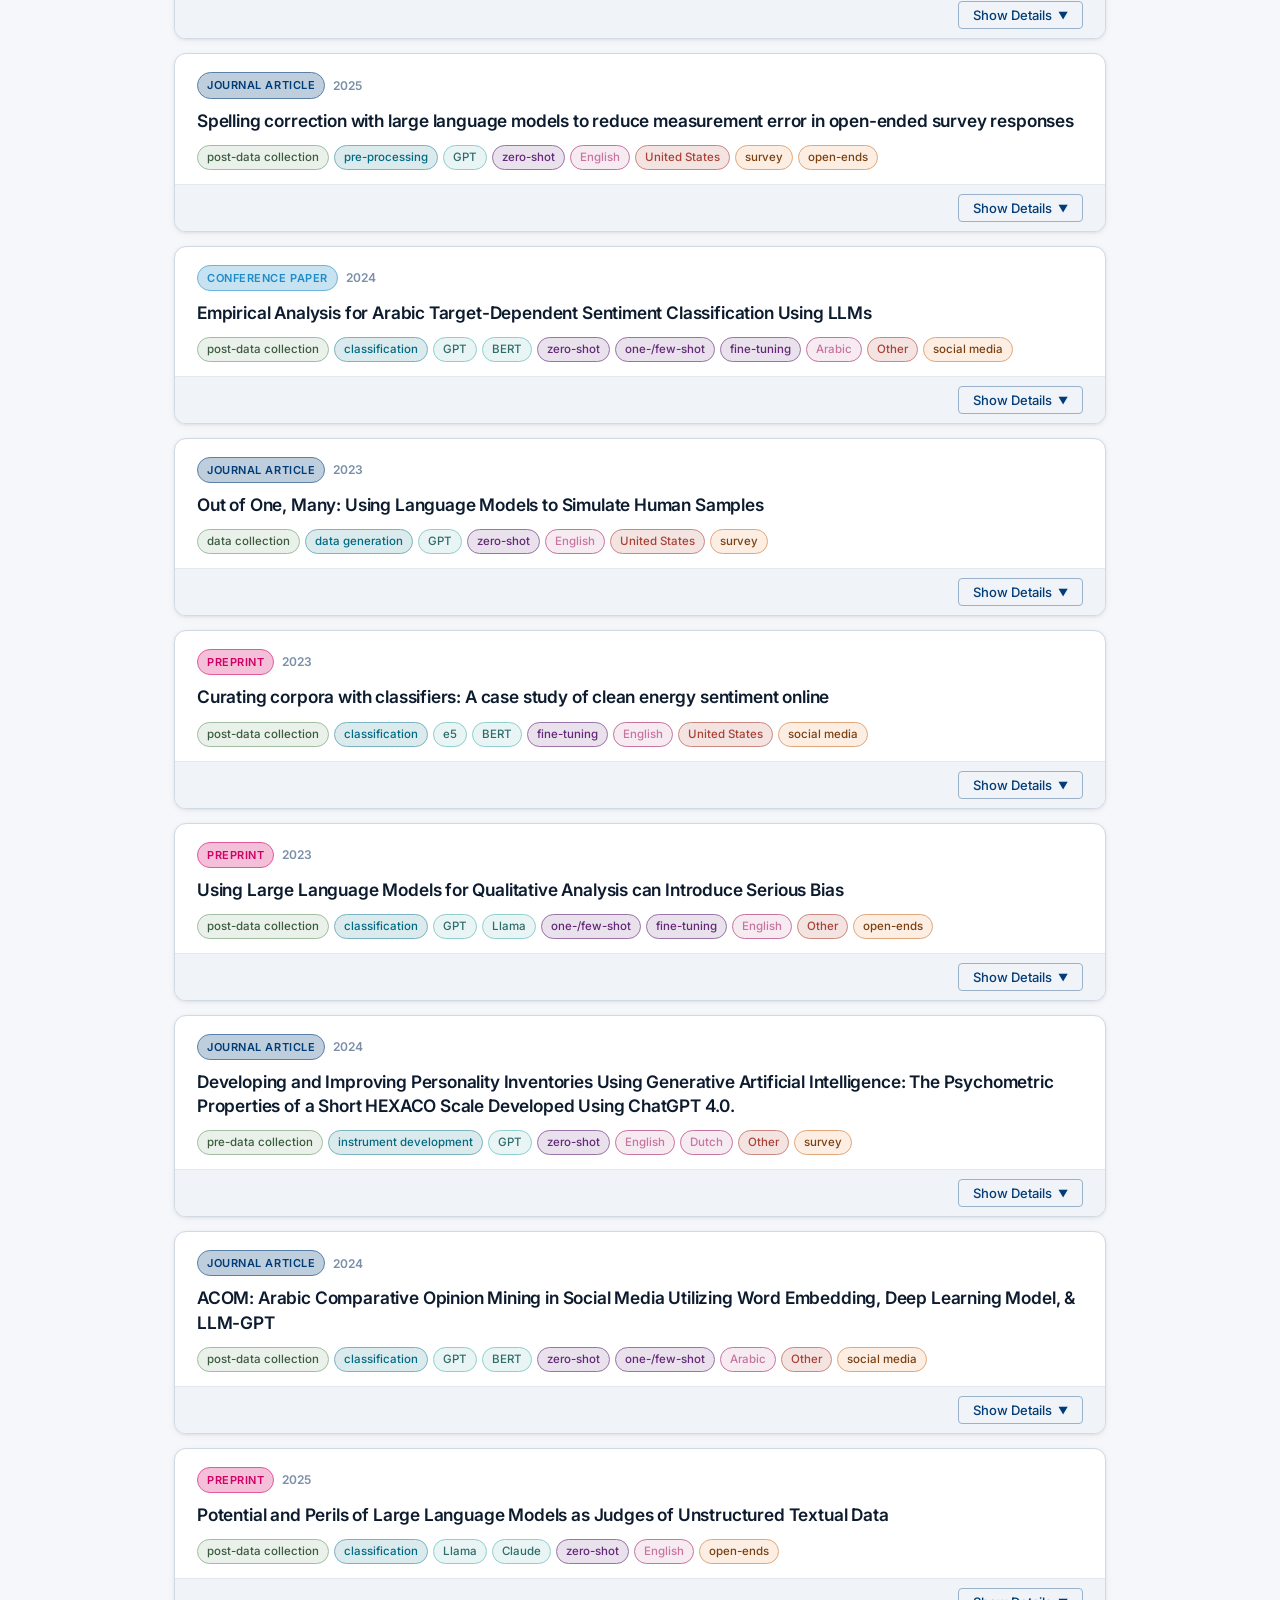
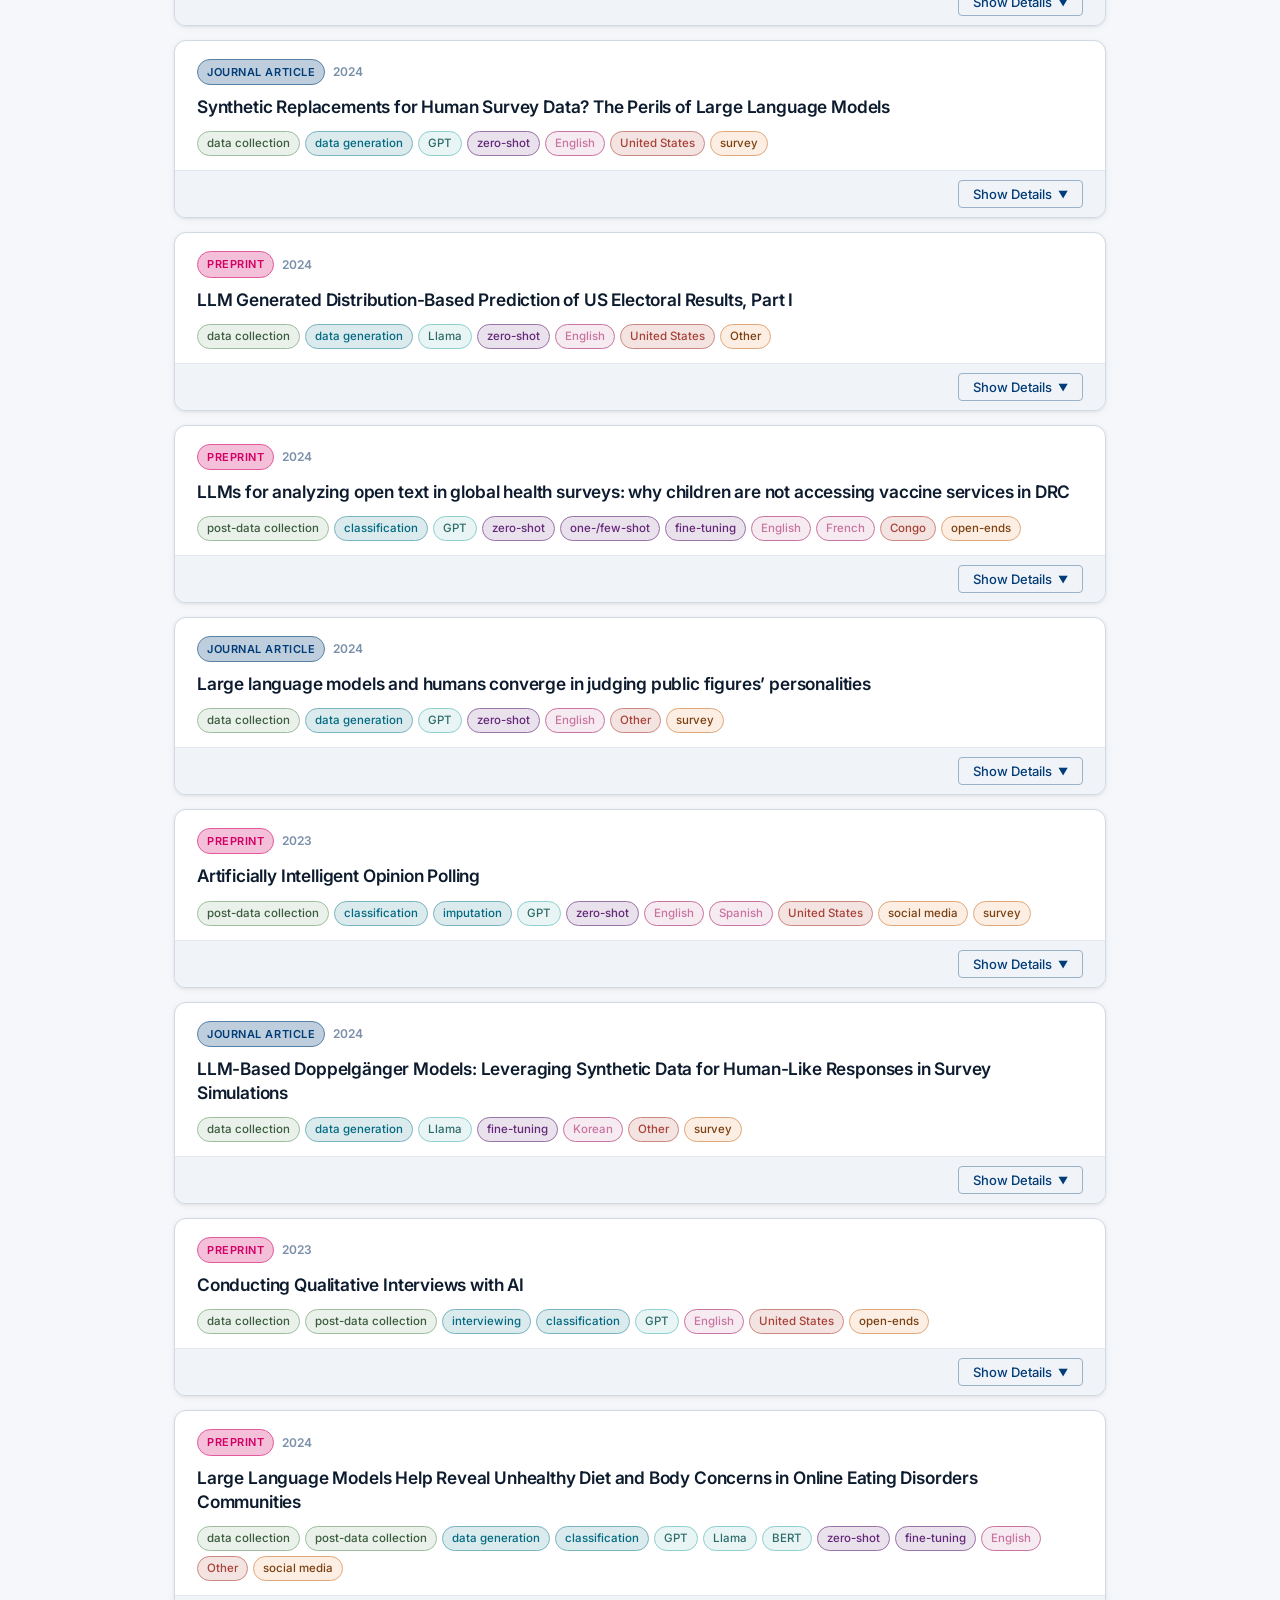
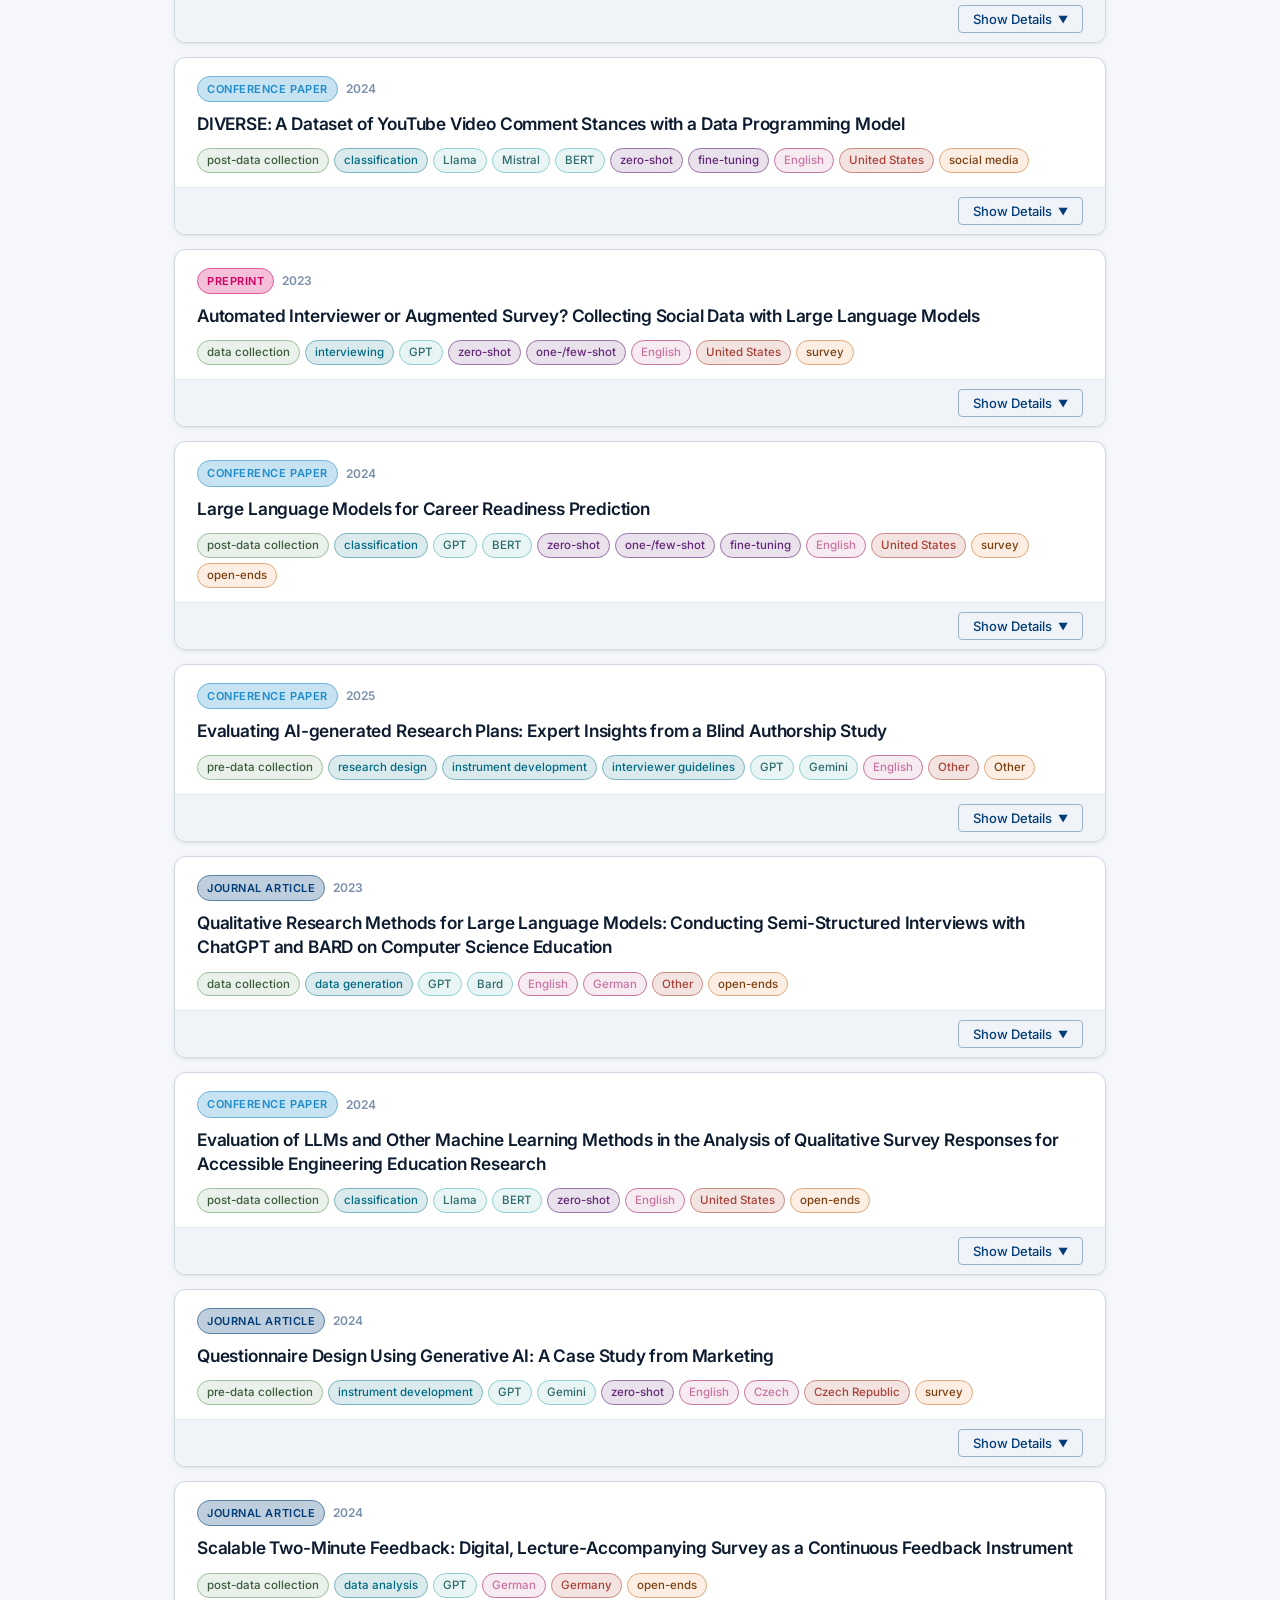
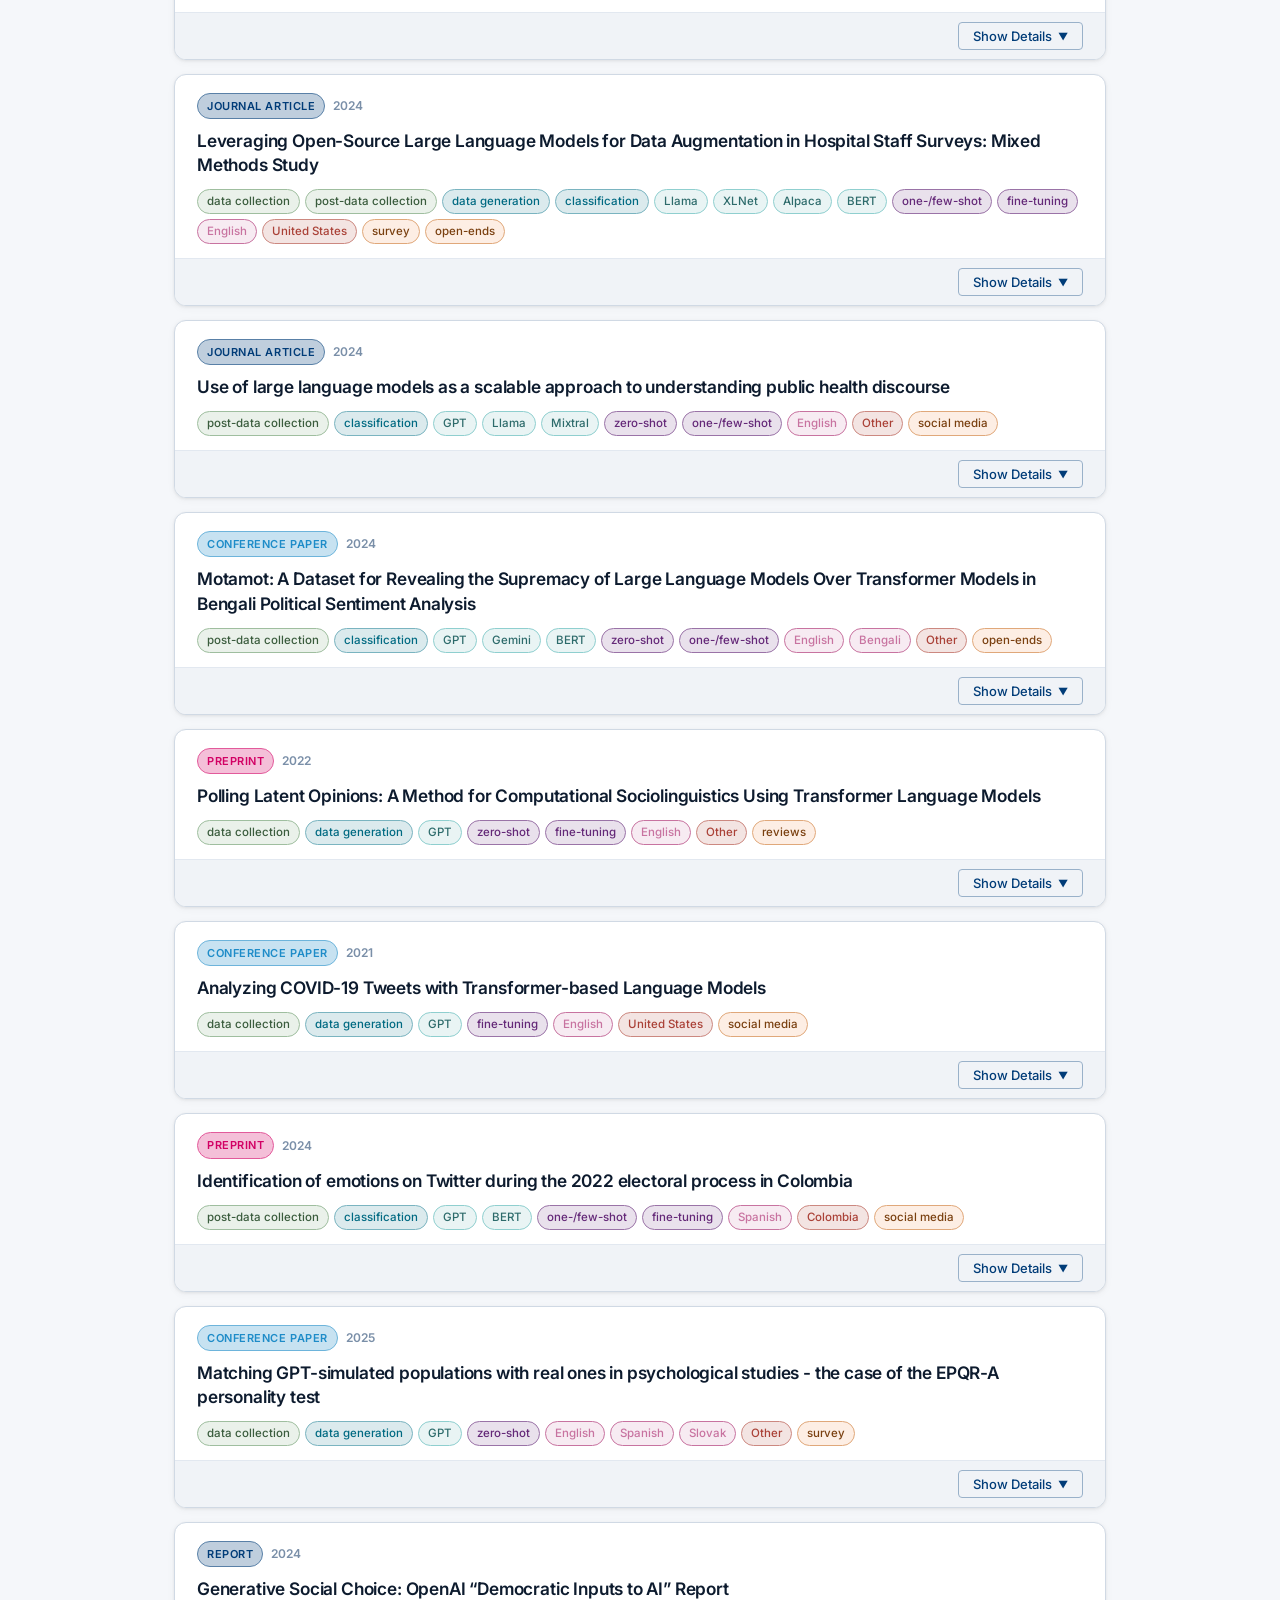
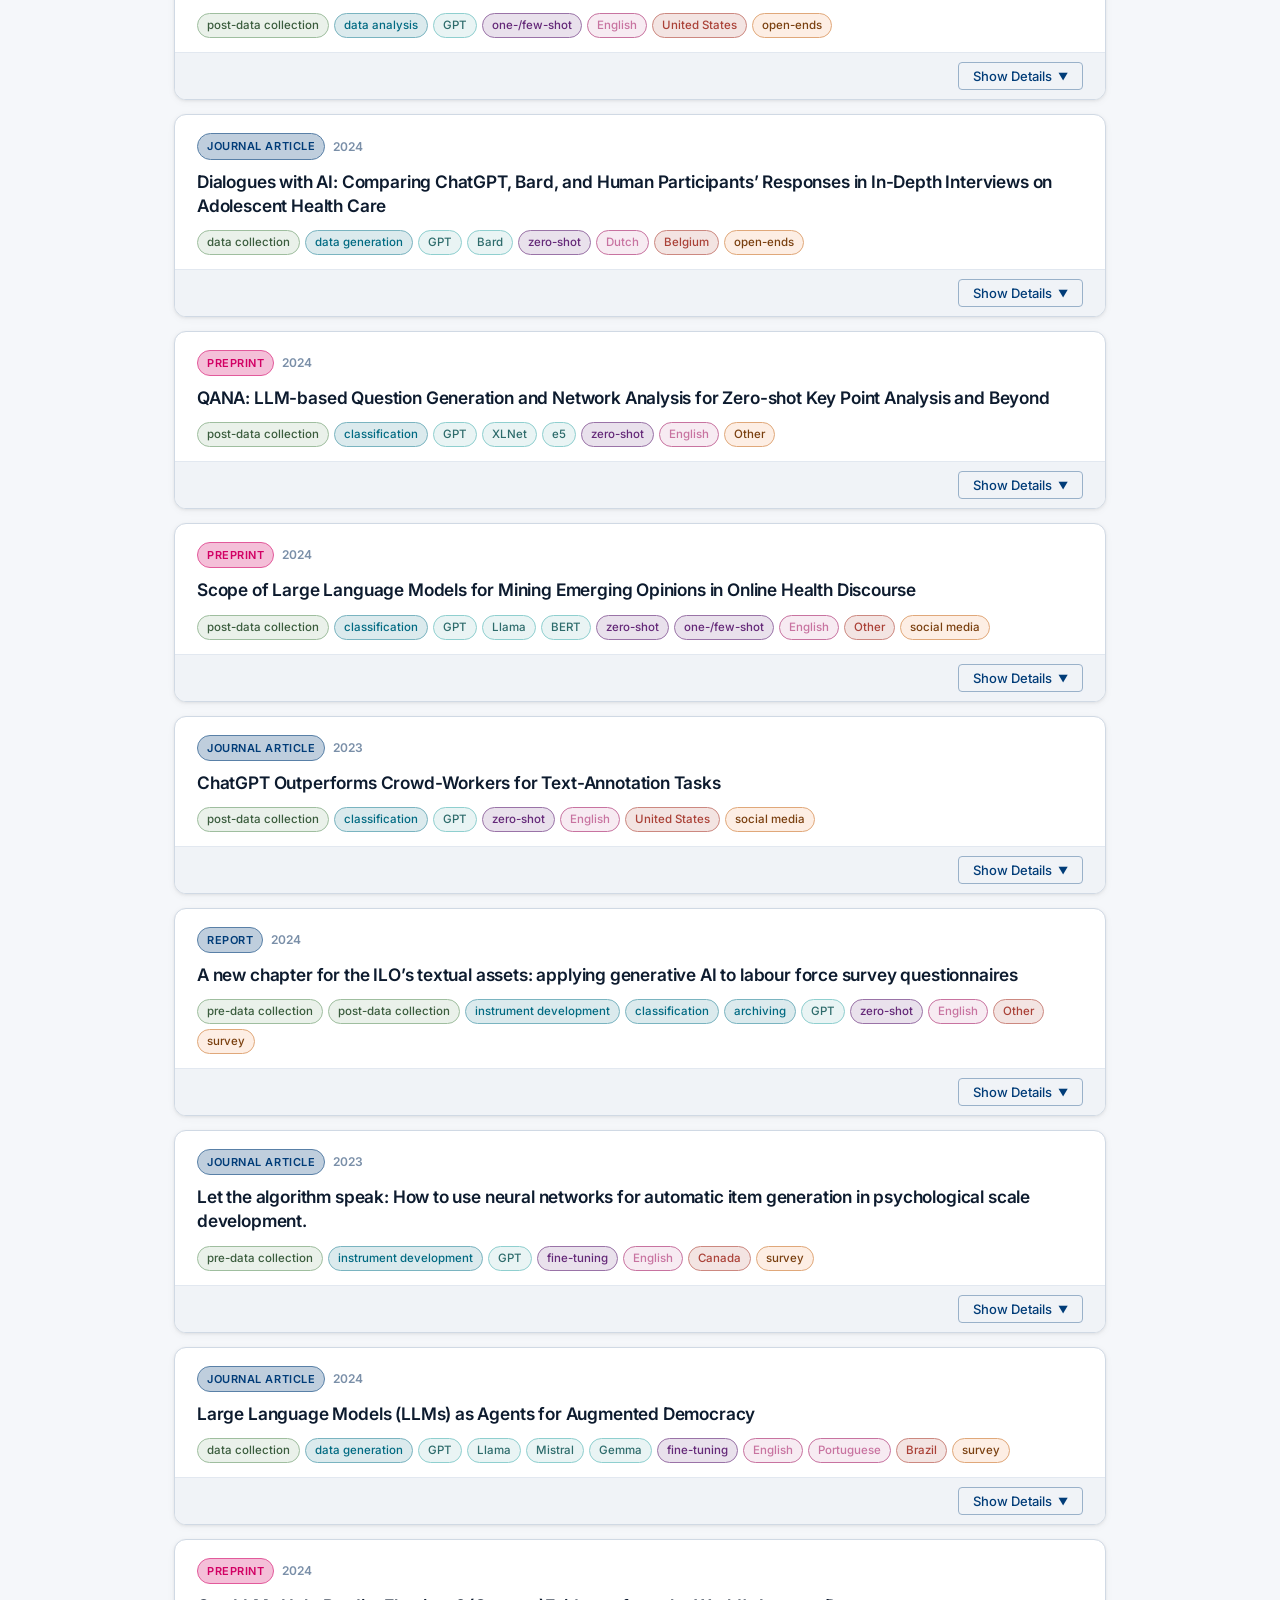
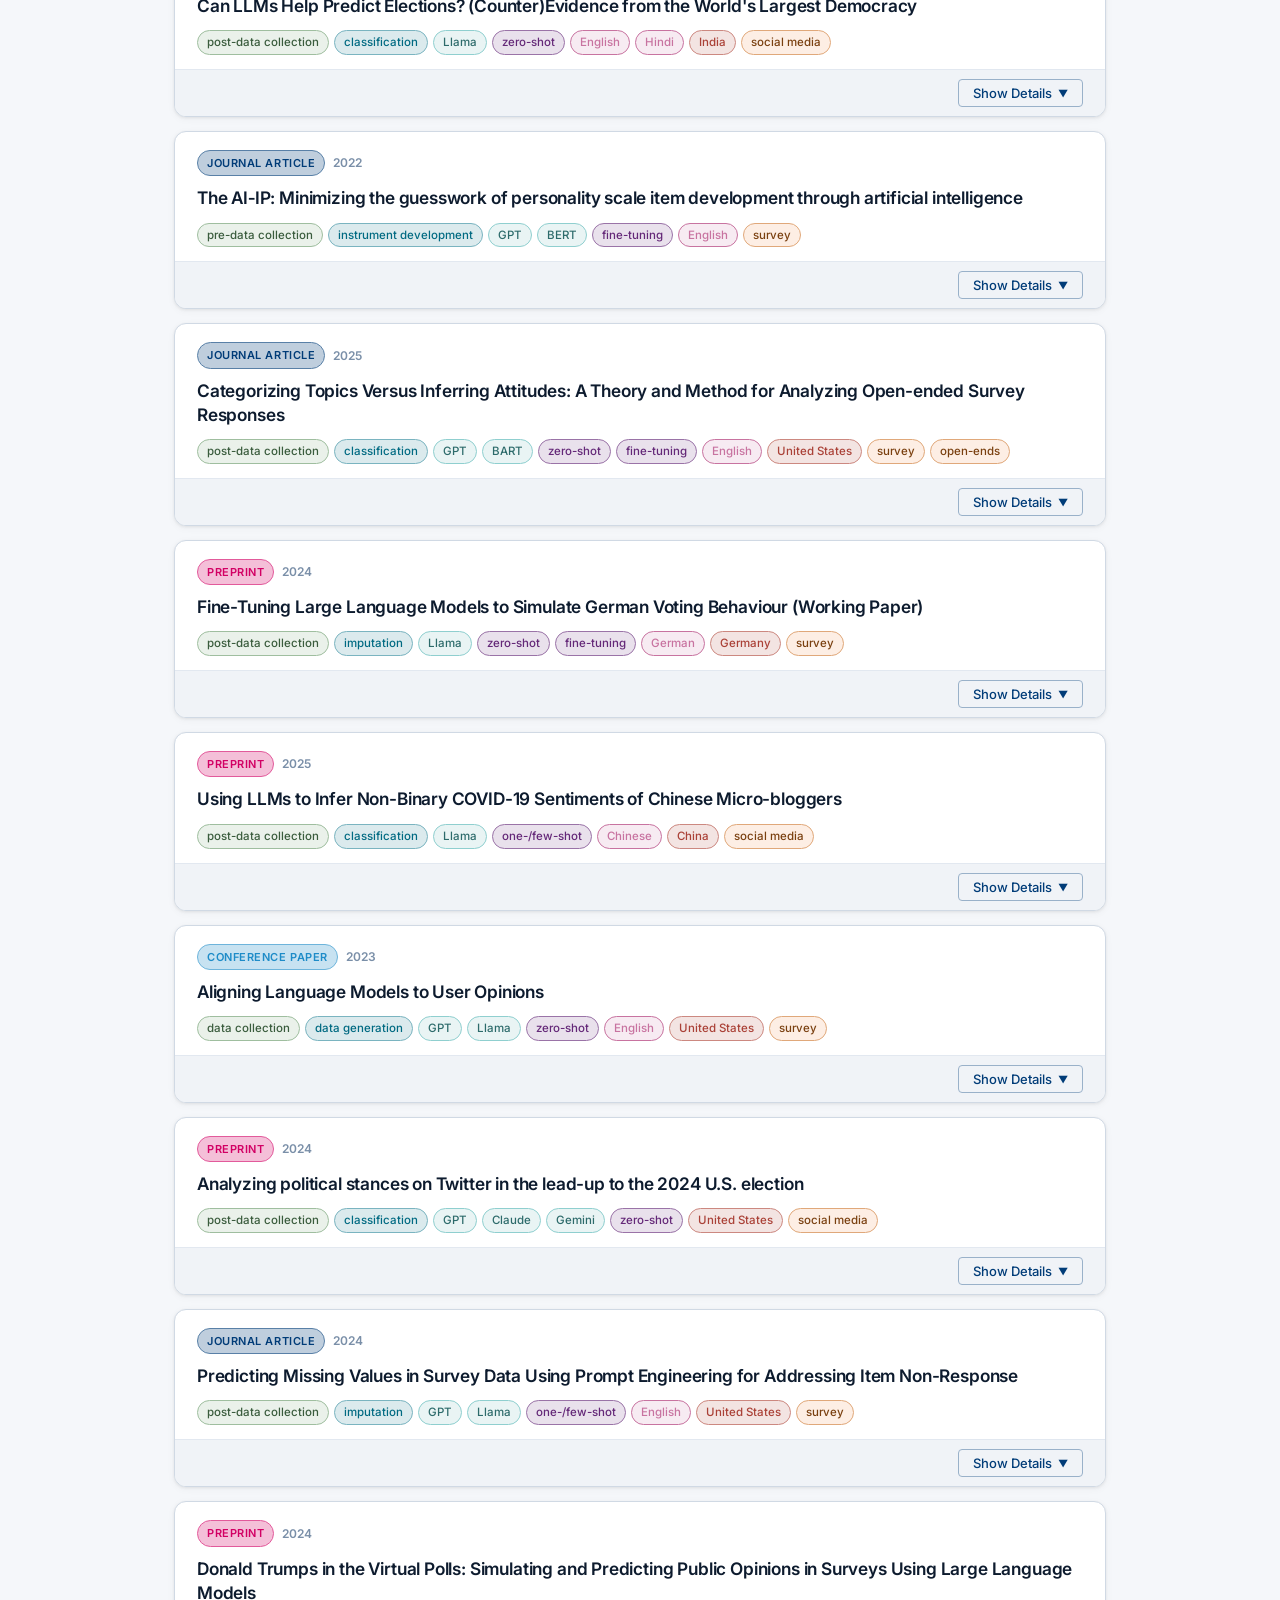
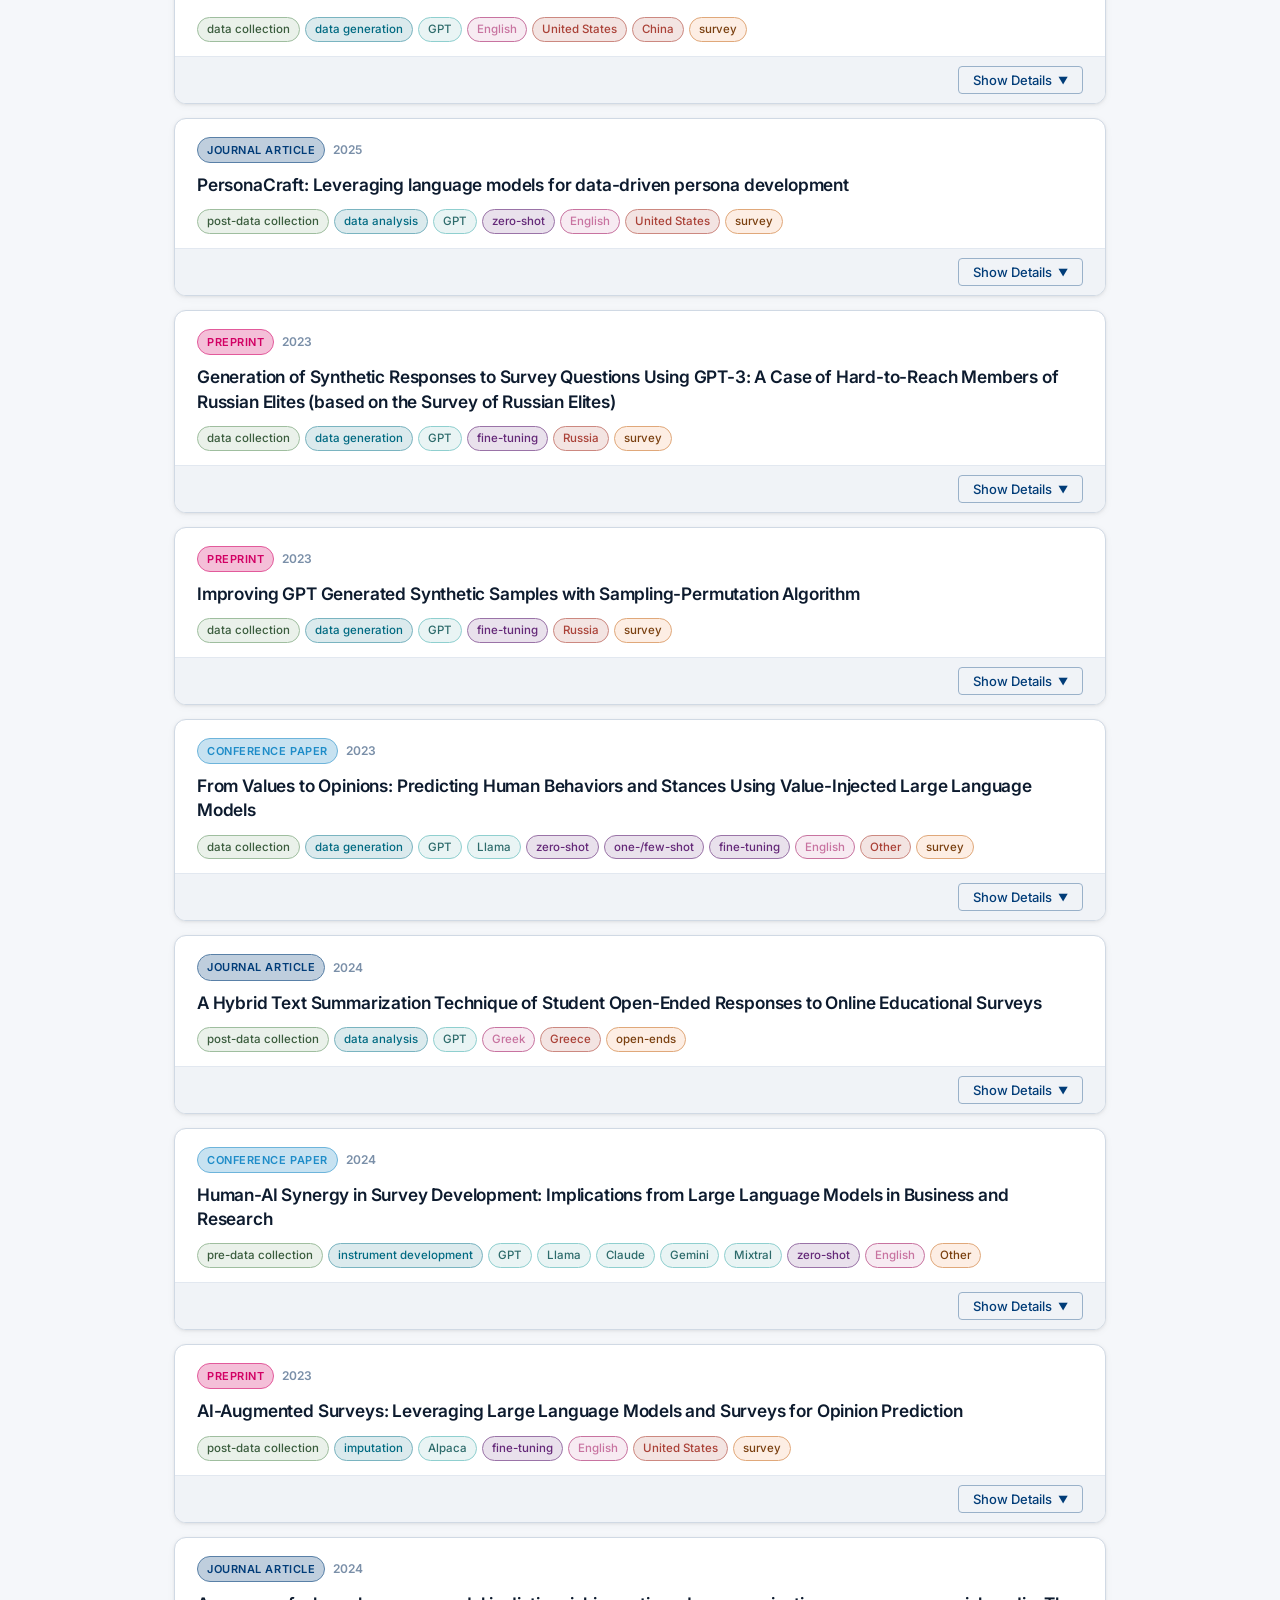
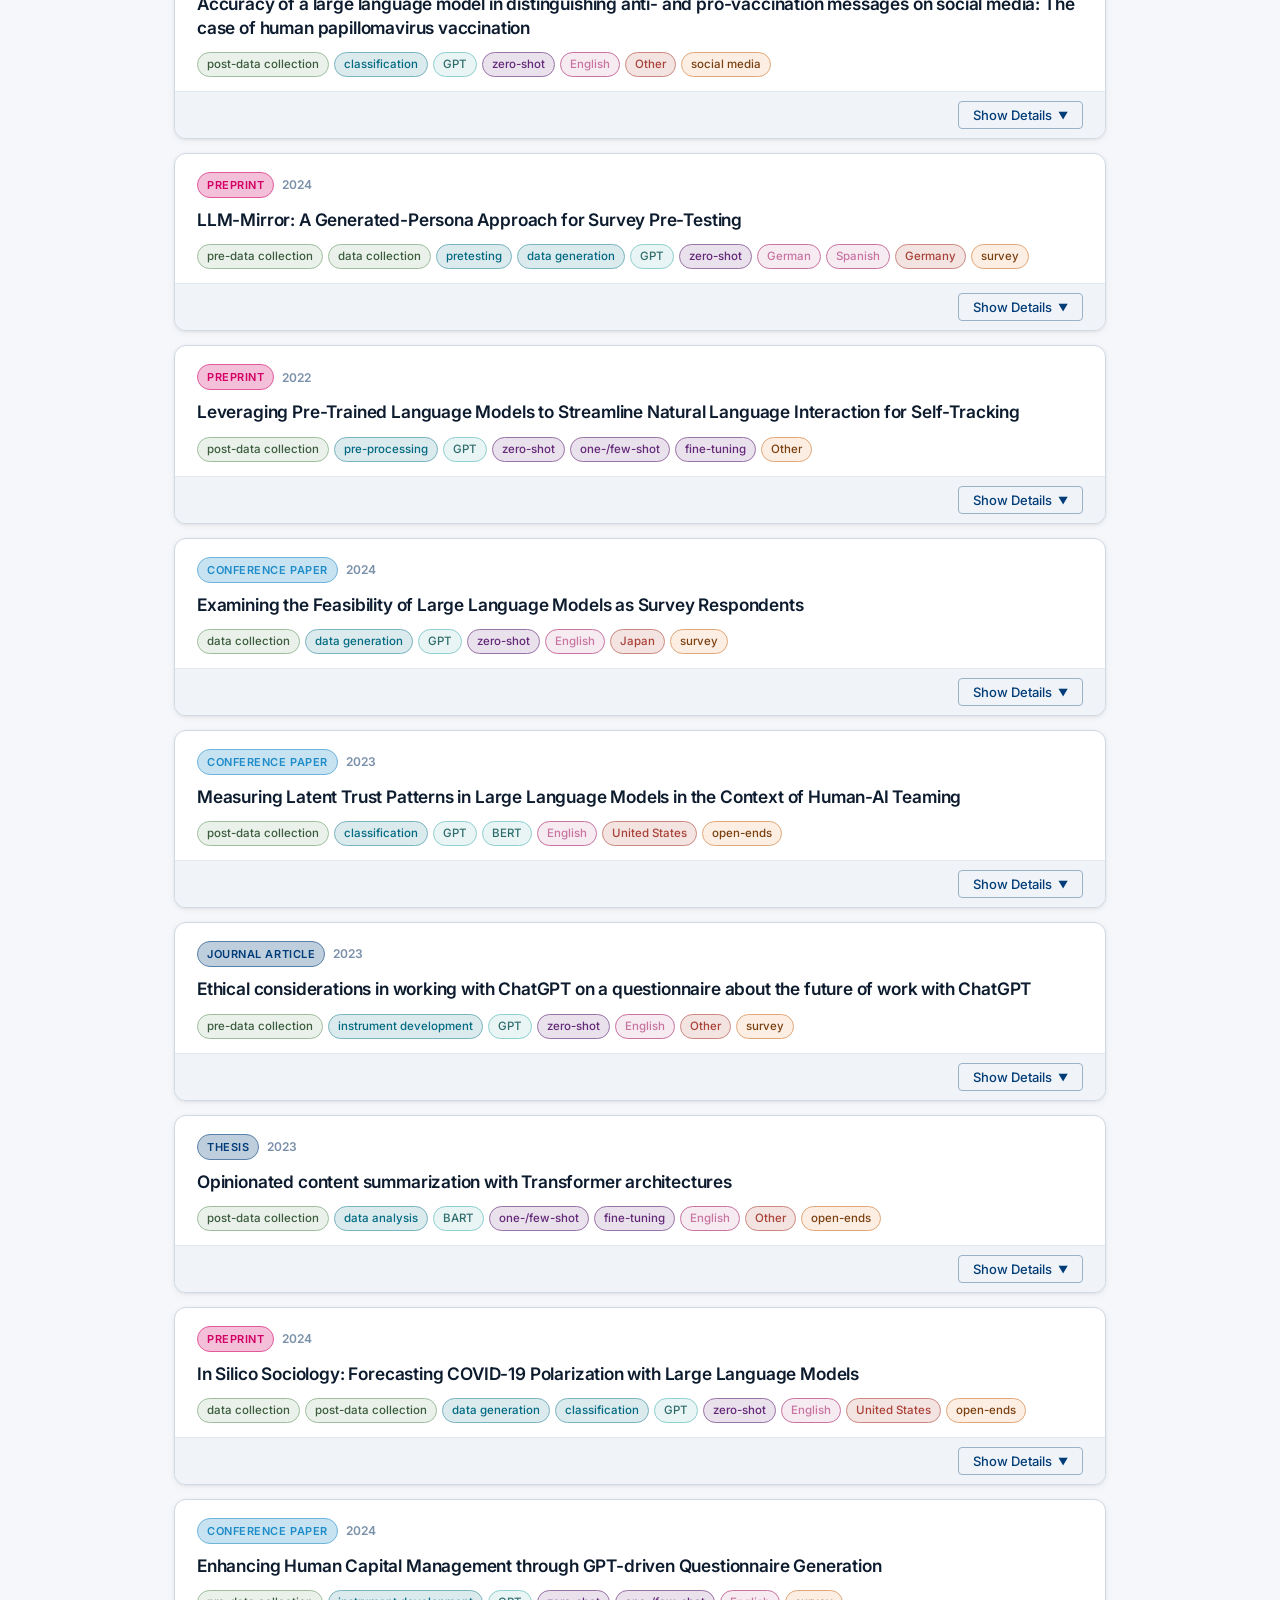
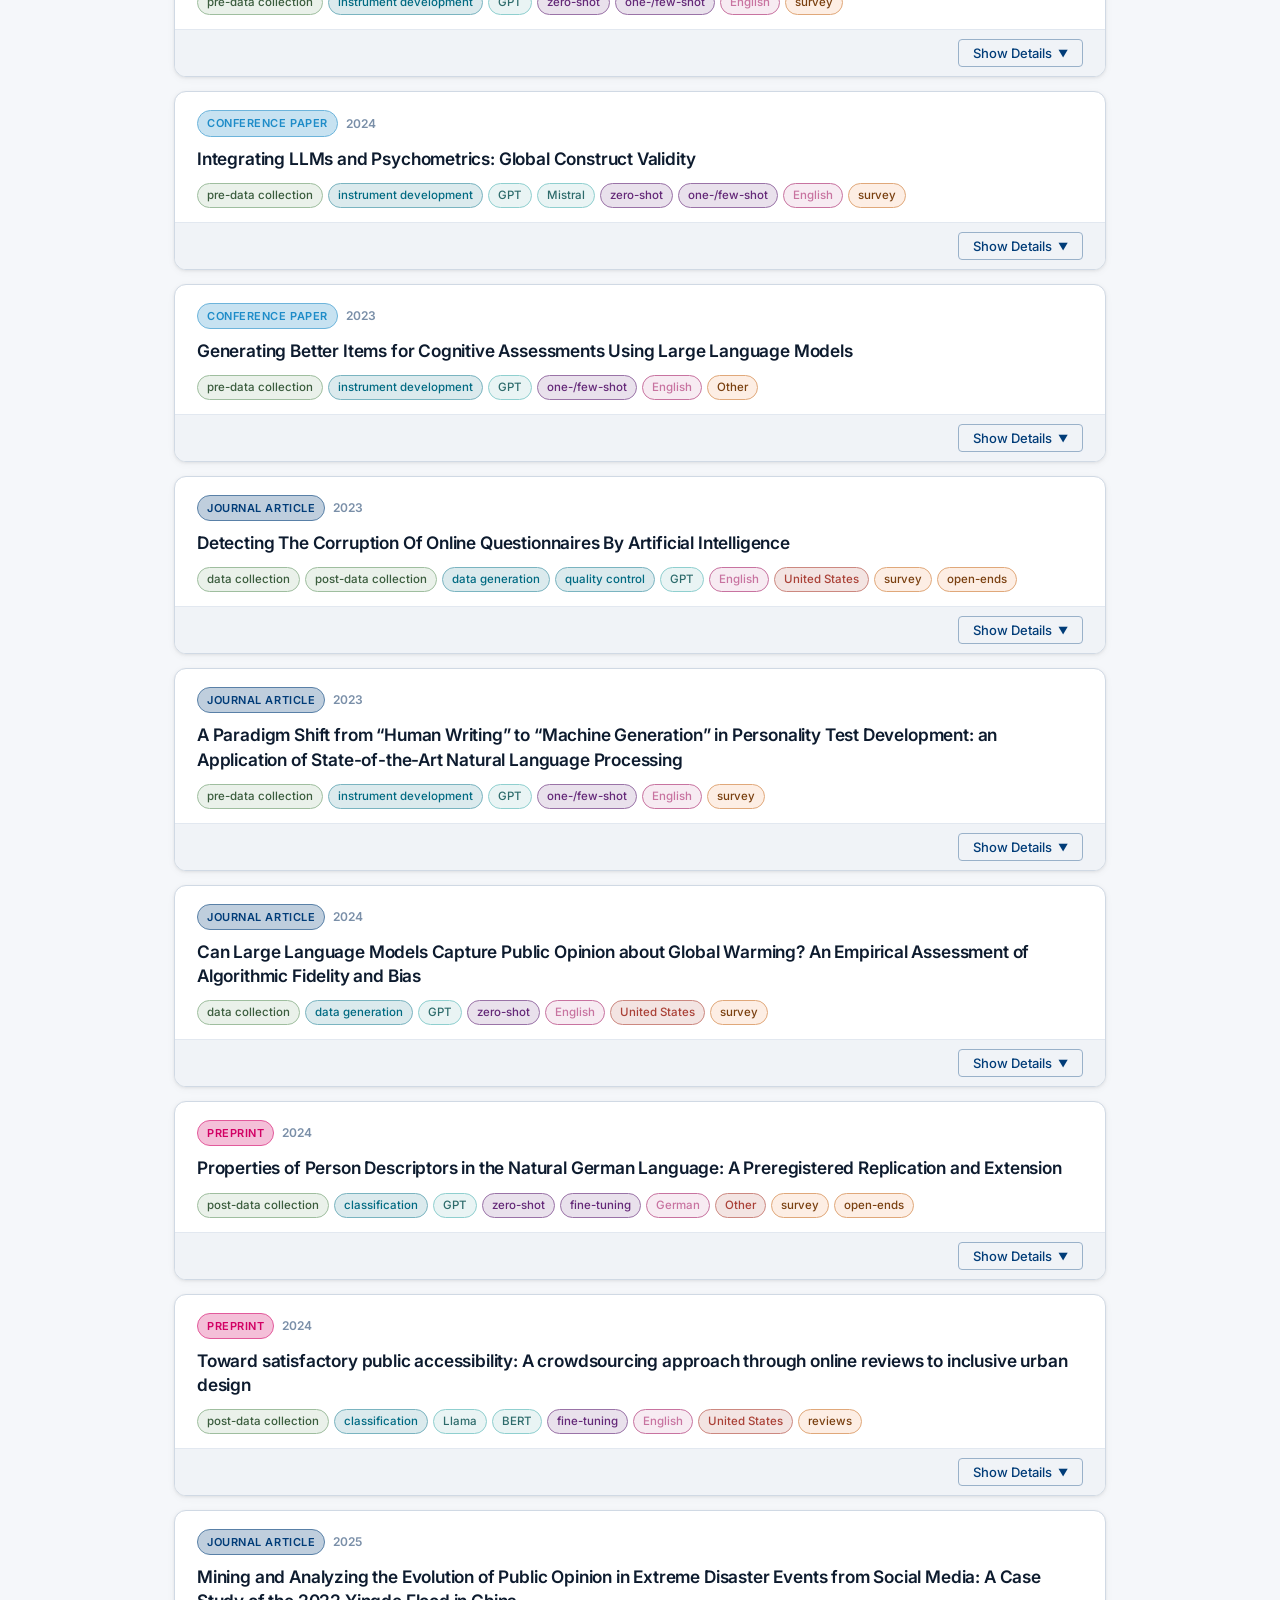
<file: docs/index.html>
<!DOCTYPE html>
<html lang="en">
<head>
  <meta charset="UTF-8">
  <meta name="viewport" content="width=device-width, initial-scale=1.0">
  <meta name="description" content="A searchable database of studies using large language models in survey and public opinion research.">
  <title>SurvAI Hub</title>
  <link rel="icon" href="data:image/svg+xml,%3Csvg xmlns='http://www.w3.org/2000/svg' viewBox='0 0 100 100'%3E%3Ctext y='.9em' font-size='90'%3E🤖%3C/text%3E%3C/svg%3E">
  <link rel="preconnect" href="https://fonts.googleapis.com">
  <link rel="preconnect" href="https://fonts.gstatic.com" crossorigin>
  <link href="https://fonts.googleapis.com/css2?family=Inter:wght@400;500;600;700&display=swap" rel="stylesheet">
  <link rel="stylesheet" href="style.css">
</head>
<body id="top">

  <!-- HEADER -->
  <header id="site-header">
    <div class="container header-inner">
      <a class="header-brand" href="#top" aria-label="Jump to top">
       <span class="header-logo" aria-hidden="true">🤖</span>
       <span class="header-title">SurvAI Hub</span>
      </a>
      <nav class="header-nav" aria-label="Main navigation">
        <a href="#catalog-section">Browse</a>
        <a href="#about">About</a>
      </nav>
    </div>
  </header>

  <!-- HERO -->
  <section id="hero">
    <div class="container">
      <h1 class="hero-title">LLMs in Survey and Public Opinion Research</h1>
      <p class="hero-description">
        A curated, searchable database of empirical studies using large language models across all phases
        of the research process. Find, compare, and cite papers with standardized metadata on tasks, LLMs, prompting approaches, and more.
      </p>
    </div>
  </section>

  <!-- STATS BAR -->
  <div id="stats-bar">
    <div class="container stats-bar-inner">
      <div class="stat-item">
        <span class="stat-number" id="stat-papers">—</span>
        <span class="stat-label">Papers</span>
      </div>
      <div class="stat-divider" aria-hidden="true"></div>
      <div class="stat-item">
        <span class="stat-number" id="stat-llm-families">—</span>
        <span class="stat-label">LLM Families</span>
      </div>
      <div class="stat-divider" aria-hidden="true"></div>
      <div class="stat-item">
        <span class="stat-number" id="stat-tasks">—</span>
        <span class="stat-label">Research Tasks</span>
      </div>
    </div>
  </div>

  <!-- CATALOG SECTION -->
  <main id="catalog-section">
    <div class="container">
      <div id="controls" role="search" aria-label="Filter and search papers">
        <div class="controls-row controls-row--search">
          <div class="search-wrapper">
            <label for="search-input" class="sr-only">Search papers</label>
            <svg class="search-icon" aria-hidden="true" viewBox="0 0 20 20" fill="none" stroke="currentColor" stroke-width="2">
              <circle cx="8.5" cy="8.5" r="5.5"/><path d="M14.5 14.5l3.5 3.5"/>
            </svg>
            <input type="text" id="search-input" placeholder="Search by author, title, abstract, or LLM…" autocomplete="off" spellcheck="false">
          </div>
        </div>
        <div class="controls-row controls-row--filters" id="filter-rows"></div>
        <div class="controls-row controls-row--meta">
          <span id="result-count" aria-live="polite" aria-atomic="true"></span>

          <div class="controls-actions">
           <label for="sort-select" class="sort-label">Sort by</label>
           <select id="sort-select" class="sort-select">
            <option value="default">Default order</option>
             <option value="year-desc">Year: newest first</option>
             <option value="year-asc">Year: oldest first</option>
             <option value="title-asc">Title: A–Z</option>
             <option value="citation-asc">Citation: A–Z</option>
            </select>

    <button id="clear-filters" class="btn-clear" hidden>Clear filters</button>
  </div>
</div>
      </div>

      <div id="catalog" aria-label="Papers catalog">
        <div class="catalog-loading" id="catalog-loading">Loading papers…</div>
      </div>
    </div>
  </main>

  <!-- ABOUT -->
  <section id="about">
    <div class="container">
      <h2>About SurvAI Hub</h2>
      <div class="about-grid">
        <div class="about-block">
          <h3>What is this database?</h3>
          <p>
            SurvAI Hub is a repository of empirical studies that use large language models (LLMs) at one or more
            phases of the survey and public opinion research process. Each entry is coded
            with standardized metadata to enable systematic comparison across studies regarding their research designs. For details on the categories, see below.
            Entries are based on keyword searches on three scientific databases and include English-language empirical studies from 2019 to February 4, 2025, that use generative LLMs in the research process for gaining an understanding of human attitudes or behaviors.
            For details on the search strategy and eligibility criteria, as well as a systematic review of the studies, see the accompanying paper: 
            <br>
            <p>
            von der Heyde, L., Keusch, F., Buskirk, T., & Eck, A. (2026). <i>AI in the Loop?! A Systematic Review of the Use of Large Language Models in Survey and Public Opinion Research.</i> <a href="https://doi.org/10.31235/osf.io/eubj4_v1">https://doi.org/10.31235/osf.io/eubj4_v1</a>.
            </p>
          </p>
        </div>
        <div class="about-block">
          <h3>How to use this database</h3>
          <p>
            Use the search bar to find papers by author, title, abstract, or LLM used.
            Use the filters to narrow down by publication type and year, research phase, task, LLM family, prompting approach, and more.
            Multiple values can be selected within each filter. Click
            <strong>Show Details</strong> on any card to see the abstract, exact LLM(s) used, domain, citation, and DOI.
            Clicking on the paper title will open the DOI.
            <br>
            <p>
            Design inspired by Jens Rupprecht (database forthcoming) at the University of Mannheim.
            </p>
          </p>
        </div>
      </div>

      <h3>Coding Scheme</h3>
      <p>Every entry uses the following standardized coding scheme:</p>
      <div class="schema-table-wrapper">
        <table class="schema-table">
          <thead>
            <tr><th>Field</th><th>Type</th><th>Description</th></tr>
          </thead>
          <tbody>
            <tr><td>Publication type</td><td>categorical</td><td>Type of publication: journal article, preprint, or conference paper</td></tr>
            <tr><td>Phase</td><td>categorical (multi)</td><td>Research phase(s) the LLM was used in: Before, during, after data collection</td></tr>
            <tr><td>Task</td><td>categorical (multi)</td><td>Specific research task(s) the LLM was used for</td></tr>
            <tr><td>Domain</td><td>categorical (multi)</td><td>Academic domain the study was conducted in (missing values might occur)</td></tr>
            <tr><td>LLM family</td><td>categorical (multi)</td><td>LLM family/families used (e.g., GPT, Llama, Claude, etc.)</td></tr>
            <tr><td>LLM</td><td>text (multi)</td><td>Exact model(s) used (e.g., GPT-4, Llama-3.1, etc.)</td></tr>
            <tr><td>Interaction approach</td><td>categorical (multi)</td><td>Zero-shot, one-/few-shot, fine-tuning</td></tr>
            <tr><td>Language</td><td>categorical (multi)</td><td>Language(s) of the prompt or LLM input data</td></tr>
            <tr><td>Population</td><td>categorical (multi)</td><td>Population(s) the input data came from or output refers to. May be only a subpopulation of the named country!</td></tr>
            <tr><td>Data type</td><td>categorical (multi)</td><td>Type(s) of input data used: survey, social media, open-ended (e.g., interviews, free-text responses), online reviews </td></tr>
            <tr><td>Silicon sampling</td><td>boolean</td><td>Whether the study uses silicon sampling (studies with data generation task only)</td></tr>
          </tbody>
        </table>
      </div>

      <h3>Missing a study?</h3>
      <p>The database currently only features studies included in the accompanying systematic review. We aim to update it and take on submissions with the same eligibility criteria and metadata soon. </p>
    </div>
  </section>

  <!-- FOOTER -->
  <footer id="site-footer">
    <div class="container footer-inner">
      <span>Maintained by Leah von der Heyde (last updated: June 2026).</span>
      <span class="footer-sep" aria-hidden="true">·</span>
      <a href="https://github.com/leahvdh/survai">View on GitHub</a>
      <span class="footer-sep" aria-hidden="true">·</span>
      <span>Content licensed <a href="https://creativecommons.org/licenses/by/4.0/" target="_blank" rel="noopener">CC BY 4.0</a></span>
    </div>
  </footer>

  <button id="back-to-top" type="button" aria-label="Back to top">
  ↑
  </button>

  <!-- DATA: place your survai_db.js content below this line, or keep as separate file -->
  <script src="survai_db.js"></script>

 <script src="app.js"></script>

</body>
</html>
</file>
<file: style.css>
/* ============================================================
   SurvAI Hub — Stylesheet
   Colors: GESIS Design System
   ============================================================ */

/* ── Variables ─────────────────────────────────────────────── */
:root {
  /* GESIS colors */
  --gs-lightblue:          #1E8CC8;
  --gs-lightblue-hover:    #105F94;
  --gs-lightblue-text:     #1B7DB1;
  --gs-lightblue-65:       #6DB4DB;
  --gs-lightblue-40:       #A5D1E9;
  --gs-lightblue-25:       #C7E2F1;
  --gs-lightblue-14:       #dfeff7;
  --gs-lightblue-8:        #EDF6FB;

  --gs-darkblue:           #003C78;
  --gs-darkblue-hover:     #002F5E;
  --gs-darkblue-pressed:   #00264B;
  --gs-darkblue-65:        #5980A7;
  --gs-darkblue-40:        #99B1C9;
  --gs-darkblue-25:        #BFCEDD;
  --gs-darkblue-14:        #dbe3ec;

  --gs-pink:               #d20064;
  --gs-pink-hover:         #B00453;
  --gs-pink-85:            #D9277C;
  --gs-pink-65:            #E25A9B;
  --gs-pink-40:            #ED99C1;
  --gs-pink-25:            #F4BFD8;
  --gs-pink-14:            #F9DBE9;

  --gs-berry:              #642878;
  --gs-berry-65:           #9A73A7;
  --gs-berry-25:           #E9E1EC;
  --gs-berry-14:           #E9E1EC;

  --gs-turquoise:          #64afaf;
  --gs-turquoise-14:       #e9f4f4;
  --gs-orange:             #f08741;
  --gs-orange-14:          #fdeee4;
  --gs-yellow:             #FAD205;
  --gs-yellow-14:          #fff9db;
  --gs-petrol:             #006a82;
  --gs-petrol-14:          #dbeaed;
  --gs-lightpink:          #c873a0;
  --gs-lightpink-14:       #f7ebf2;
  --gs-olive:              #699e6e;
  --gs-olive-14:           #eaf1ea;
  --gs-rust:               #aa4137;
  --gs-rust-14:            #f3e4e2;

  /* Semantic mappings */
  --color-bg:              #f5f7fa;
  --color-surface:         #ffffff;
  --color-surface-alt:     #f0f3f7;
  --color-border:          #d0d9e4;
  --color-border-light:    #e2e8f0;

  --color-text-primary:    #0d1b2e;
  --color-text-secondary:  #3d5068;
  --color-text-muted:      #7a8fa8;

  --color-accent:          var(--gs-darkblue);
  --color-accent-hover:    var(--gs-darkblue-hover);
  --color-accent-light:    var(--gs-darkblue-14);
  --color-accent-mid:      var(--gs-darkblue-40);

  --color-header-bg:       var(--gs-darkblue-pressed);
  --color-header-text:     #f0f4f8;

  --font-body:    'Inter', -apple-system, BlinkMacSystemFont, 'Segoe UI', sans-serif;
  --font-cite:    Georgia, 'Times New Roman', serif;

  --radius-sm:  4px;
  --radius-md:  8px;
  --radius-lg:  12px;

  --shadow-card: 0 1px 3px rgba(0,0,0,0.07), 0 2px 8px rgba(0,0,0,0.04);
  --shadow-card-hover: 0 2px 6px rgba(0,0,0,0.10), 0 4px 16px rgba(0,0,0,0.06);

  --transition: 200ms ease;
  --max-width:  980px;
}

/* ── Reset ──────────────────────────────────────────────────── */
*, *::before, *::after { box-sizing: border-box; }

body {
  margin: 0;
  font-family: var(--font-body);
  font-size: 15px;
  line-height: 1.65;
  color: var(--color-text-primary);
  background: var(--color-bg);
  -webkit-font-smoothing: antialiased;
}

h1, h2, h3, h4 {
  font-family: var(--font-body);
  margin: 0;
  line-height: 1.25;
}

p { margin: 0 0 1em; }
p:last-child { margin-bottom: 0; }

a { color: var(--gs-lightblue-text); text-decoration: none; }
a:hover { color: var(--gs-lightblue-hover); text-decoration: underline; }
a:focus-visible {
  outline: 2px solid var(--gs-lightblue);
  outline-offset: 2px;
  border-radius: 2px;
}

.sr-only {
  position: absolute; width: 1px; height: 1px;
  padding: 0; margin: -1px; overflow: hidden;
  clip: rect(0,0,0,0); white-space: nowrap; border: 0;
}

/* ── Layout ─────────────────────────────────────────────────── */
.container {
  max-width: var(--max-width);
  margin: 0 auto;
  padding: 0 24px;
}

/* ── Site Header ────────────────────────────────────────────── */
#site-header {
  background: var(--color-header-bg);
  color: var(--color-header-text);
  position: sticky;
  top: 0;
  z-index: 100;
  border-bottom: 3px solid var(--gs-pink);
}

.header-inner {
  display: flex;
  align-items: center;
  justify-content: space-between;
  height: 56px;
  gap: 16px;
}

.header-brand {
  display: flex;
  align-items: center;
  gap: 10px;
  font-weight: 700;
  font-size: 16px;
  color: var(--color-header-text);
  white-space: nowrap;
  letter-spacing: -0.01em;
}

.header-logo { color: var(--gs-lightblue-65); font-size: 12px; }

.header-nav {
  display: flex;
  align-items: center;
  gap: 4px;
  flex-shrink: 0;
}

.header-nav a {
  color: rgba(240,244,248,0.75);
  font-size: 14px;
  padding: 6px 10px;
  border-radius: var(--radius-sm);
  transition: color var(--transition), background var(--transition);
}

.header-nav a:hover {
  color: var(--color-header-text);
  background: rgba(255,255,255,0.08);
  text-decoration: none;
}

/* ── Hero ───────────────────────────────────────────────────── */
#hero {
  background: linear-gradient(135deg, var(--gs-darkblue-pressed) 0%, var(--gs-darkblue) 60%, #005a8e 100%);
  padding: 52px 0 48px;
  text-align: center;
  position: relative;
  overflow: hidden;
}

#hero::after {
  content: '';
  position: absolute;
  bottom: 0; left: 0; right: 0;
  height: 3px;
  background: linear-gradient(90deg, var(--gs-pink), var(--gs-lightblue), var(--gs-pink));
}

.hero-title {
  font-size: 2.2rem;
  font-weight: 700;
  color: #f0f4f8;
  letter-spacing: -0.025em;
  margin-bottom: 18px;
}

.hero-description {
  max-width: 640px;
  margin: 0 auto;
  color: rgba(240,244,248,0.78);
  font-size: 15.5px;
  line-height: 1.7;
}

/* ── Stats Bar ──────────────────────────────────────────────── */
#stats-bar {
  background: var(--color-surface);
  border-bottom: 1px solid var(--color-border);
  box-shadow: 0 1px 4px rgba(0,0,0,0.06);
}

.stats-bar-inner {
  display: flex;
  align-items: stretch;
  justify-content: center;
}

.stat-item {
  display: flex;
  flex-direction: column;
  align-items: center;
  padding: 18px 36px;
}

.stat-number {
  font-size: 1.9rem;
  font-weight: 700;
  color: var(--gs-darkblue);
  line-height: 1;
  margin-bottom: 4px;
  letter-spacing: -0.02em;
}

.stat-label {
  font-size: 11.5px;
  text-transform: uppercase;
  letter-spacing: 0.07em;
  color: var(--color-text-muted);
  font-weight: 500;
}

.stat-divider {
  width: 1px;
  background: var(--color-border);
  margin: 12px 0;
}

/* ── Controls ───────────────────────────────────────────────── */
#catalog-section { padding: 40px 0 64px; }

#controls {
  margin-bottom: 28px;
  display: flex;
  flex-direction: column;
  gap: 12px;
}

.controls-row {
  display: flex;
  gap: 10px;
  align-items: flex-start;
  flex-wrap: wrap;
}

.controls-row--search { flex-wrap: nowrap; align-items: center; }

.search-wrapper {
  position: relative;
  width: 100%;
}

.search-icon {
  position: absolute;
  left: 12px;
  top: 50%;
  transform: translateY(-50%);
  width: 16px;
  height: 16px;
  color: var(--color-text-muted);
  pointer-events: none;
}

#search-input {
  width: 100%;
  padding: 10px 14px 10px 38px;
  font-family: var(--font-body);
  font-size: 14px;
  border: 1px solid var(--color-border);
  border-radius: var(--radius-md);
  background: var(--color-surface);
  color: var(--color-text-primary);
  transition: border-color var(--transition), box-shadow var(--transition);
  outline: none;
}

#search-input:focus {
  border-color: var(--gs-lightblue);
  box-shadow: 0 0 0 3px rgba(30,140,200,0.15);
}

#search-input::placeholder { color: var(--color-text-muted); }

/* ── Multi-select filter groups ─────────────────────────────── */
.filter-group {
  display: flex;
  flex-direction: column;
  gap: 3px;
  min-width: 140px;
  flex: 1;
}

.filter-group label {
  font-size: 11px;
  font-weight: 600;
  text-transform: uppercase;
  letter-spacing: 0.06em;
  color: var(--color-text-secondary);
}

.filter-btn {
  display: flex;
  align-items: center;
  justify-content: space-between;
  gap: 6px;
  padding: 7px 10px;
  font-family: var(--font-body);
  font-size: 13px;
  border: 1px solid var(--color-border);
  border-radius: var(--radius-sm);
  background: var(--color-surface);
  color: var(--color-text-primary);
  cursor: pointer;
  transition: border-color var(--transition), box-shadow var(--transition);
  outline: none;
  text-align: left;
  white-space: nowrap;
  overflow: hidden;
  width: 100%;
}

.filter-btn:focus, .filter-btn.open {
  border-color: var(--gs-lightblue);
  box-shadow: 0 0 0 3px rgba(30,140,200,0.15);
}

.filter-btn-text {
  overflow: hidden;
  text-overflow: ellipsis;
  flex: 1;
  color: var(--color-text-muted);
}

.filter-btn-text.has-selection {
  color: var(--gs-darkblue);
  font-weight: 600;
}

.filter-btn-chevron {
  font-size: 9px;
  color: var(--color-text-muted);
  flex-shrink: 0;
  transition: transform 200ms ease;
}

.filter-btn.open .filter-btn-chevron { transform: rotate(180deg); }

.filter-group-inner { position: relative; }

.filter-dropdown {
  position: absolute;
  top: calc(100% + 4px);
  left: 0;
  min-width: 100%;
  max-width: 300px;
  background: var(--color-surface);
  border: 1px solid var(--color-border);
  border-radius: var(--radius-md);
  box-shadow: 0 4px 20px rgba(0,0,0,0.12);
  z-index: 200;
  overflow: hidden;
  display: none;
}

.filter-dropdown.open { display: block; }

.filter-dropdown-inner {
  max-height: 260px;
  overflow-y: auto;
  padding: 6px 0;
}

.filter-option {
  display: flex;
  align-items: center;
  gap: 8px;
  padding: 7px 12px;
  font-size: 13px;
  cursor: pointer;
  transition: background var(--transition);
  user-select: none;
}

.filter-option:hover { background: var(--gs-lightblue-8); }

.filter-option.disabled {
  opacity: 0.35;
  cursor: not-allowed;
  pointer-events: none;
}

.filter-option input[type="checkbox"] {
  width: 14px;
  height: 14px;
  margin: 0;
  accent-color: var(--gs-darkblue);
  cursor: pointer;
  flex-shrink: 0;
}

.filter-option span { line-height: 1.3; }

/* native select fallback */
select.filter-btn {
  padding-right: 28px;
  background-image: url("data:image/svg+xml,%3Csvg xmlns='http://www.w3.org/2000/svg' width='12' height='8' viewBox='0 0 12 8'%3E%3Cpath d='M1 1l5 5 5-5' stroke='%237a8fa8' stroke-width='1.5' fill='none' stroke-linecap='round'/%3E%3C/svg%3E");
  background-repeat: no-repeat;
  background-position: right 10px center;
  -webkit-appearance: none;
  appearance: none;
}

/* ── Meta row ───────────────────────────────────────────────── */
.controls-row--meta {
  justify-content: space-between;
  align-items: center;
  padding-top: 2px;
}

#result-count {
  font-size: 13px;
  color: var(--color-text-muted);
}

.btn-clear {
  font-family: var(--font-body);
  font-size: 13px;
  color: var(--gs-pink);
  background: none;
  border: 1px solid var(--gs-pink-40);
  border-radius: var(--radius-sm);
  padding: 4px 12px;
  cursor: pointer;
  transition: background var(--transition);
}
.btn-clear:hover { background: var(--gs-pink-14); }

/* ── Catalog loading / empty ────────────────────────────────── */
.catalog-loading,
.catalog-empty {
  text-align: center;
  padding: 64px 24px;
  color: var(--color-text-muted);
  font-size: 15px;
}

.catalog-empty strong {
  display: block;
  font-size: 17px;
  color: var(--color-text-secondary);
  margin-bottom: 8px;
}

/* ── Paper Card ─────────────────────────────────────────────── */
#catalog {
  display: flex;
  flex-direction: column;
  gap: 14px;
}

.paper-card {
  background: var(--color-surface);
  border: 1px solid var(--color-border);
  border-radius: var(--radius-lg);
  box-shadow: var(--shadow-card);
  overflow: hidden;
  transition: box-shadow var(--transition), border-color var(--transition);
}

.paper-card:hover { box-shadow: var(--shadow-card-hover); }

.paper-card:target {
  border-color: var(--gs-lightblue);
  box-shadow: 0 0 0 3px rgba(30,140,200,0.15), var(--shadow-card-hover);
}

.card-head { padding: 18px 22px 14px; }

.card-meta-row {
  display: flex;
  align-items: center;
  gap: 8px;
  margin-bottom: 10px;
  flex-wrap: wrap;
}

/* publication badge */
.badge-publication {
  display: inline-flex;
  align-items: center;
  font-size: 11px;
  font-weight: 600;
  text-transform: uppercase;
  letter-spacing: 0.05em;
  padding: 3px 9px;
  border-radius: 100px;
  border: 1px solid;
  white-space: nowrap;
  background: var(--gs-darkblue-25);
  color: var(--gs-darkblue);
  border-color: var(--gs-darkblue-65);
}
.badge-publication.preprint {
  background: var(--gs-pink-25);
  color: var(--gs-pink);
  border-color: var(--gs-pink-65);
}
.badge-publication.conference {
  background: var(--gs-lightblue-25);
  color: var(--gs-lightblue);
  border-color: var(--gs-lightblue-65);
}

.card-year {
  font-size: 12px;
  color: var(--color-text-muted);
  font-weight: 600;
}

.badge-silicon {
  display: inline-flex;
  align-items: center;
  font-size: 11px;
  font-weight: 600;
  text-transform: uppercase;
  letter-spacing: 0.05em;
  padding: 3px 9px;
  border-radius: 100px;
  border: 1px solid;
  background: var(--gs-yellow-14);
  color: var(--gs-orange);
  border-color: var(--gs-yellow);
  white-space: nowrap;
}

.card-name {
  font-size: 1.08rem;
  font-weight: 600;
  color: var(--color-text-primary);
  margin-bottom: 12px;
  line-height: 1.4;
  letter-spacing: -0.01em;
}

.card-name a {
  color: inherit;
  transition: color var(--transition);
}
.card-name a:hover { color: var(--gs-lightblue-text); text-decoration: none; }

.card-tags {
  display: flex;
  flex-wrap: wrap;
  gap: 5px;
}

/* ── Tags ───────────────────────────────────────────────────── */
.tag {
  display: inline-block;
  font-size: 11.5px;
  padding: 2px 9px;
  border-radius: 100px;
  border: 1px solid;
  white-space: nowrap;
  font-weight: 500;
}

/*.tag-phase      { background: var(--gs-lightpink-14);  color: var(--gs-lightpink);    border-color: var(--gs-lightpink); }
.tag-task       { background: var(--gs-olive-14);      color: #3a5c3d;              border-color: #9fbe9f; }
.tag-llm        { background: var(--gs-orange-14);     color: #7a4010;              border-color: #e0a87a; }
.tag-lang       { background: var(--gs-petrol-14);     color: var(--gs-petrol);       border-color: #7ab4c0; }
.tag-approach   { background: var(--gs-berry-14);      color: var(--gs-berry);        border-color: var(--gs-berry-65); }
.tag-population { background: var(--gs-turquoise-14);  color: #2d6b6b;              border-color: #8fcfcf; }
.tag-datatype   { background: var(--gs-rust-14);       color: var(--gs-rust);         border-color: #cc8880; }
*/
.tag-phase       { background: var(--gs-olive-14);      color: #3a5c3d;              border-color: #9fbe9f; }
.tag-task       { background: var(--gs-petrol-14);     color: var(--gs-petrol);       border-color: #7ab4c0; }
.tag-llm { background: var(--gs-turquoise-14);  color: #2d6b6b;              border-color: #8fcfcf; }
.tag-approach   { background: var(--gs-berry-14);      color: var(--gs-berry);        border-color: var(--gs-berry-65); }
.tag-lang      { background: var(--gs-lightpink-14);  color: var(--gs-lightpink);    border-color: var(--gs-lightpink); }
.tag-population   { background: var(--gs-rust-14);       color: var(--gs-rust);         border-color: #cc8880; }
.tag-datatype        { background: var(--gs-orange-14);     color: #7a4010;              border-color: #e0a87a; }

/* ── Card toggle bar ────────────────────────────────────────── */
.card-toggle-bar {
  display: flex;
  align-items: center;
  justify-content: flex-end;
  padding: 9px 22px;
  border-top: 1px solid var(--color-border-light);
  background: var(--color-surface-alt);
}

.btn-toggle {
  font-family: var(--font-body);
  font-size: 13px;
  font-weight: 500;
  color: var(--gs-darkblue);
  background: none;
  border: 1px solid var(--gs-darkblue-40);
  border-radius: var(--radius-sm);
  padding: 5px 14px;
  cursor: pointer;
  display: flex;
  align-items: center;
  gap: 6px;
  transition: background var(--transition), color var(--transition);
}
.btn-toggle:hover { background: var(--gs-darkblue-14); }

.toggle-chevron {
  display: inline-block;
  transition: transform 250ms ease;
  font-size: 10px;
  line-height: 1;
}
.paper-card.expanded .toggle-chevron { transform: rotate(180deg); }

/* ── Card detail (expanded) ─────────────────────────────────── */
.card-detail {
  max-height: 0;
  overflow: hidden;
  transition: max-height 400ms ease;
}
.paper-card.expanded .card-detail { max-height: 3000px; }

.card-detail-inner {
  padding: 24px 22px 22px;
  border-top: 1px solid var(--color-border-light);
}

.detail-section { margin-bottom: 24px; }
.detail-section:last-child { margin-bottom: 0; }

.detail-section h4 {
  font-family: var(--font-body);
  font-size: 11px;
  font-weight: 700;
  text-transform: uppercase;
  letter-spacing: 0.09em;
  color: var(--color-text-muted);
  margin-bottom: 8px;
  padding-bottom: 6px;
  border-bottom: 1px solid var(--color-border-light);
}

.abstract-text {
  font-size: 14px;
  color: var(--color-text-secondary);
  line-height: 1.75;
}

.detail-grid {
  display: grid;
  grid-template-columns: 1fr 1fr;
  gap: 10px 24px;
}

.detail-row {
  display: flex;
  flex-direction: column;
  gap: 2px;
}

.detail-label {
  font-size: 11px;
  font-weight: 600;
  text-transform: uppercase;
  letter-spacing: 0.05em;
  color: var(--color-text-muted);
}

.detail-value {
  font-size: 13.5px;
  color: var(--color-text-primary);
}
.detail-value a { word-break: break-all; }

/* Citation block */
.citation-block {
  background: var(--color-surface-alt);
  border: 1px solid var(--color-border);
  border-left: 3px solid var(--gs-darkblue);
  border-radius: 0 var(--radius-sm) var(--radius-sm) 0;
  padding: 12px 14px;
}

.citation-text {
  font-size: 13px;
  color: var(--color-text-secondary);
  line-height: 1.6;
  font-family: var(--font-cite);
}

.citation-actions {
  margin-top: 8px;
  display: flex;
  gap: 8px;
}

.btn-copy {
  font-family: var(--font-body);
  font-size: 12px;
  color: var(--gs-darkblue);
  background: var(--color-surface);
  border: 1px solid var(--gs-darkblue-40);
  border-radius: var(--radius-sm);
  padding: 4px 12px;
  cursor: pointer;
  transition: background var(--transition);
}
.btn-copy:hover { background: var(--gs-darkblue-14); }
.btn-copy.copied {
  color: var(--gs-petrol);
  border-color: #7ab4c0;
  background: var(--gs-petrol-14);
}

.btn-link {
  display: inline-flex;
  align-items: center;
  gap: 5px;
  font-family: var(--font-body);
  font-size: 12.5px;
  color: var(--gs-darkblue);
  background: var(--color-surface);
  border: 1px solid var(--gs-darkblue-40);
  border-radius: var(--radius-sm);
  padding: 5px 12px;
  text-decoration: none;
  transition: background var(--transition);
}
.btn-link:hover {
  background: var(--gs-darkblue-14);
  text-decoration: none;
  color: var(--gs-darkblue-hover);
}

/* ── About Section ──────────────────────────────────────────── */
#about {
  background: var(--color-surface-alt);
  border-top: 1px solid var(--color-border);
  padding: 56px 0;
}

#about h2 {
  font-size: 1.6rem;
  font-weight: 700;
  color: var(--color-text-primary);
  margin-bottom: 28px;
  padding-bottom: 16px;
  border-bottom: 2px solid var(--gs-pink);
  letter-spacing: -0.015em;
}

#about h3 {
  font-size: 1.05rem;
  font-weight: 600;
  color: var(--color-text-primary);
  margin: 28px 0 10px;
}

#about p {
  color: var(--color-text-secondary);
  font-size: 14.5px;
  line-height: 1.7;
}

.about-grid {
  display: grid;
  grid-template-columns: 1fr 1fr;
  gap: 24px;
  margin-bottom: 8px;
}

.about-block {
  background: var(--color-surface);
  border: 1px solid var(--color-border);
  border-radius: var(--radius-md);
  padding: 20px 22px;
}

.about-block h3 { margin-top: 0; margin-bottom: 10px; font-size: 1rem; }

.schema-table-wrapper {
  overflow-x: auto;
  margin: 12px 0 8px;
  border: 1px solid var(--color-border);
  border-radius: var(--radius-md);
}

.schema-table {
  width: 100%;
  border-collapse: collapse;
  font-size: 13.5px;
}

.schema-table th {
  background: var(--gs-darkblue-14);
  font-weight: 600;
  font-size: 11.5px;
  text-transform: uppercase;
  letter-spacing: 0.05em;
  color: var(--gs-darkblue);
  padding: 10px 14px;
  text-align: left;
  border-bottom: 1px solid var(--color-border);
}

.schema-table td {
  padding: 9px 14px;
  border-bottom: 1px solid var(--color-border-light);
  color: var(--color-text-secondary);
  vertical-align: top;
}

.schema-table tr:last-child td { border-bottom: none; }
.schema-table tr:hover td { background: var(--gs-lightblue-8); }
.schema-table td:first-child { font-weight: 500; color: var(--color-text-primary); white-space: nowrap; }
.schema-table td:nth-child(2) { color: var(--color-text-muted); white-space: nowrap; }

/* ── Footer ─────────────────────────────────────────────────── */
#site-footer {
  background: var(--gs-darkblue-pressed);
  color: rgba(240,244,248,0.55);
  padding: 20px 0;
  font-size: 13px;
  border-top: 3px solid var(--gs-pink);
}

.footer-inner {
  display: flex;
  align-items: center;
  justify-content: center;
  flex-wrap: wrap;
  gap: 8px;
}

.footer-inner a { color: rgba(240,244,248,0.65); transition: color var(--transition); }
.footer-inner a:hover { color: var(--color-header-text); text-decoration: none; }
.footer-sep { color: rgba(240,244,248,0.25); }

/* ── Responsive ─────────────────────────────────────────────── */
@media (max-width: 680px) {
  .header-inner { height: auto; padding: 10px 0; flex-wrap: wrap; gap: 8px; }
  .header-nav { flex-wrap: wrap; gap: 2px; }
  .header-nav a { font-size: 12.5px; padding: 5px 8px; }
  #hero { padding: 36px 0 40px; }
  .hero-title { font-size: 1.6rem; }
  .stats-bar-inner { flex-wrap: wrap; justify-content: space-around; }
  .stat-item { padding: 14px 16px; }
  .controls-row--filters { flex-direction: column; }
  .filter-group { width: 100%; }
  .about-grid { grid-template-columns: 1fr; }
  .detail-grid { grid-template-columns: 1fr; }
  .footer-inner { flex-direction: column; text-align: center; gap: 6px; }
  .footer-sep { display: none; }
}

@media (max-width: 480px) {
  .container { padding: 0 16px; }
  .card-head { padding: 16px 16px 12px; }
  .card-toggle-bar { padding: 9px 16px; }
  .card-detail-inner { padding: 18px 16px 16px; }
}
</file>
<file: docs/style.css>
/* ============================================================
   SurvAI Hub — Stylesheet
   Colors: GESIS Design System
   ============================================================ */

/* ── Variables ─────────────────────────────────────────────── */
:root {
  /* GESIS colors */
  --gs-lightblue:          #1E8CC8;
  --gs-lightblue-hover:    #105F94;
  --gs-lightblue-text:     #1B7DB1;
  --gs-lightblue-65:       #6DB4DB;
  --gs-lightblue-40:       #A5D1E9;
  --gs-lightblue-25:       #C7E2F1;
  --gs-lightblue-14:       #dfeff7;
  --gs-lightblue-8:        #EDF6FB;

  --gs-darkblue:           #003C78;
  --gs-darkblue-hover:     #002F5E;
  --gs-darkblue-pressed:   #00264B;
  --gs-darkblue-65:        #5980A7;
  --gs-darkblue-40:        #99B1C9;
  --gs-darkblue-25:        #BFCEDD;
  --gs-darkblue-14:        #dbe3ec;

  --gs-pink:               #d20064;
  --gs-pink-hover:         #B00453;
  --gs-pink-85:            #D9277C;
  --gs-pink-65:            #E25A9B;
  --gs-pink-40:            #ED99C1;
  --gs-pink-25:            #F4BFD8;
  --gs-pink-14:            #F9DBE9;

  --gs-berry:              #642878;
  --gs-berry-65:           #9A73A7;
  --gs-berry-25:           #E9E1EC;
  --gs-berry-14:           #E9E1EC;

  --gs-turquoise:          #64afaf;
  --gs-turquoise-14:       #e9f4f4;
  --gs-orange:             #f08741;
  --gs-orange-14:          #fdeee4;
  --gs-yellow:             #FAD205;
  --gs-yellow-14:          #fff9db;
  --gs-petrol:             #006a82;
  --gs-petrol-14:          #dbeaed;
  --gs-lightpink:          #c873a0;
  --gs-lightpink-14:       #f7ebf2;
  --gs-olive:              #699e6e;
  --gs-olive-14:           #eaf1ea;
  --gs-rust:               #aa4137;
  --gs-rust-14:            #f3e4e2;

  /* Semantic mappings */
  --color-bg:              #f5f7fa;
  --color-surface:         #ffffff;
  --color-surface-alt:     #f0f3f7;
  --color-border:          #d0d9e4;
  --color-border-light:    #e2e8f0;

  --color-text-primary:    #0d1b2e;
  --color-text-secondary:  #3d5068;
  --color-text-muted:      #7a8fa8;

  --color-accent:          var(--gs-darkblue);
  --color-accent-hover:    var(--gs-darkblue-hover);
  --color-accent-light:    var(--gs-darkblue-14);
  --color-accent-mid:      var(--gs-darkblue-40);

  --color-header-bg:       var(--gs-darkblue-pressed);
  --color-header-text:     #f0f4f8;

  --font-body:    'Inter', -apple-system, BlinkMacSystemFont, 'Segoe UI', sans-serif;
  --font-cite:    Georgia, 'Times New Roman', serif;

  --radius-sm:  4px;
  --radius-md:  8px;
  --radius-lg:  12px;

  --shadow-card: 0 1px 3px rgba(0,0,0,0.07), 0 2px 8px rgba(0,0,0,0.04);
  --shadow-card-hover: 0 2px 6px rgba(0,0,0,0.10), 0 4px 16px rgba(0,0,0,0.06);

  --transition: 200ms ease;
  --max-width:  980px;
}

/* ── Reset ──────────────────────────────────────────────────── */
*, *::before, *::after { box-sizing: border-box; }

body {
  margin: 0;
  font-family: var(--font-body);
  font-size: 15px;
  line-height: 1.65;
  color: var(--color-text-primary);
  background: var(--color-bg);
  -webkit-font-smoothing: antialiased;
}

h1, h2, h3, h4 {
  font-family: var(--font-body);
  margin: 0;
  line-height: 1.25;
}

p { margin: 0 0 1em; }
p:last-child { margin-bottom: 0; }

a { color: var(--gs-lightblue-text); text-decoration: none; }
a:hover { color: var(--gs-lightblue-hover); text-decoration: underline; }
a:focus-visible {
  outline: 2px solid var(--gs-lightblue);
  outline-offset: 2px;
  border-radius: 2px;
}

.sr-only {
  position: absolute; width: 1px; height: 1px;
  padding: 0; margin: -1px; overflow: hidden;
  clip: rect(0,0,0,0); white-space: nowrap; border: 0;
}

/* ── Layout ─────────────────────────────────────────────────── */
.container {
  max-width: var(--max-width);
  margin: 0 auto;
  padding: 0 24px;
}

/* ── Site Header ────────────────────────────────────────────── */
#site-header {
  background: var(--color-header-bg);
  color: var(--color-header-text);
  position: sticky;
  top: 0;
  z-index: 100;
  border-bottom: 3px solid var(--gs-pink);
}

.header-inner {
  display: flex;
  align-items: center;
  justify-content: space-between;
  height: 56px;
  gap: 16px;
}

.header-brand {
  display: flex;
  align-items: center;
  gap: 10px;
  font-weight: 700;
  font-size: 16px;
  color: var(--color-header-text);
  white-space: nowrap;
  letter-spacing: -0.01em;
  text-decoration: none;
  cursor: pointer;
}

.header-brand:hover {
  color: var(--color-header-text);
  text-decoration: none;
}

.header-logo { color: var(--gs-lightblue-65); font-size: 12px; }

.header-nav {
  display: flex;
  align-items: center;
  gap: 4px;
  flex-shrink: 0;
}

.header-nav a {
  color: rgba(240,244,248,0.75);
  font-size: 14px;
  padding: 6px 10px;
  border-radius: var(--radius-sm);
  transition: color var(--transition), background var(--transition);
}

.header-nav a:hover {
  color: var(--color-header-text);
  background: rgba(255,255,255,0.08);
  text-decoration: none;
}

/* ── Hero ───────────────────────────────────────────────────── */
#hero {
  background: linear-gradient(135deg, var(--gs-darkblue-pressed) 0%, var(--gs-darkblue) 60%, #005a8e 100%);
  padding: 52px 0 48px;
  text-align: center;
  position: relative;
  overflow: hidden;
}

#hero::after {
  content: '';
  position: absolute;
  bottom: 0; left: 0; right: 0;
  height: 3px;
  background: linear-gradient(90deg, var(--gs-pink), var(--gs-lightblue), var(--gs-pink));
}

.hero-title {
  font-size: 2.2rem;
  font-weight: 700;
  color: #f0f4f8;
  letter-spacing: -0.025em;
  margin-bottom: 18px;
}

.hero-description {
  max-width: 640px;
  margin: 0 auto;
  color: rgba(240,244,248,0.78);
  font-size: 15.5px;
  line-height: 1.7;
}

/* ── Stats Bar ──────────────────────────────────────────────── */
#stats-bar {
  background: var(--color-surface);
  border-bottom: 1px solid var(--color-border);
  box-shadow: 0 1px 4px rgba(0,0,0,0.06);
}

.stats-bar-inner {
  display: flex;
  align-items: stretch;
  justify-content: center;
}

.stat-item {
  display: flex;
  flex-direction: column;
  align-items: center;
  padding: 18px 36px;
}

.stat-number {
  font-size: 1.9rem;
  font-weight: 700;
  color: var(--gs-darkblue);
  line-height: 1;
  margin-bottom: 4px;
  letter-spacing: -0.02em;
}

.stat-label {
  font-size: 11.5px;
  text-transform: uppercase;
  letter-spacing: 0.07em;
  color: var(--color-text-muted);
  font-weight: 500;
}

.stat-divider {
  width: 1px;
  background: var(--color-border);
  margin: 12px 0;
}

/* ── Controls ───────────────────────────────────────────────── */
#catalog-section { padding: 40px 0 64px; }

#controls {
  margin-bottom: 28px;
  display: flex;
  flex-direction: column;
  gap: 12px;
}

.controls-row {
  display: flex;
  gap: 10px;
  align-items: flex-start;
  flex-wrap: wrap;
}

.controls-row--search { flex-wrap: nowrap; align-items: center; }

.search-wrapper {
  position: relative;
  width: 100%;
}

.search-icon {
  position: absolute;
  left: 12px;
  top: 50%;
  transform: translateY(-50%);
  width: 16px;
  height: 16px;
  color: var(--color-text-muted);
  pointer-events: none;
}

#search-input {
  width: 100%;
  padding: 10px 14px 10px 38px;
  font-family: var(--font-body);
  font-size: 14px;
  border: 1px solid var(--color-border);
  border-radius: var(--radius-md);
  background: var(--color-surface);
  color: var(--color-text-primary);
  transition: border-color var(--transition), box-shadow var(--transition);
  outline: none;
}

#search-input:focus {
  border-color: var(--gs-lightblue);
  box-shadow: 0 0 0 3px rgba(30,140,200,0.15);
}

#search-input::placeholder { color: var(--color-text-muted); }

/* ── Multi-select filter groups ─────────────────────────────── */
.filter-group {
  display: flex;
  flex-direction: column;
  gap: 3px;
  min-width: 140px;
  flex: 1;
}

.filter-group label {
  font-size: 11px;
  font-weight: 600;
  text-transform: uppercase;
  letter-spacing: 0.06em;
  color: var(--color-text-secondary);
}

.filter-btn {
  display: flex;
  align-items: center;
  justify-content: space-between;
  gap: 6px;
  padding: 7px 10px;
  font-family: var(--font-body);
  font-size: 13px;
  border: 1px solid var(--color-border);
  border-radius: var(--radius-sm);
  background: var(--color-surface);
  color: var(--color-text-primary);
  cursor: pointer;
  transition: border-color var(--transition), box-shadow var(--transition);
  outline: none;
  text-align: left;
  white-space: nowrap;
  overflow: hidden;
  width: 100%;
}

.filter-btn:focus, .filter-btn.open {
  border-color: var(--gs-lightblue);
  box-shadow: 0 0 0 3px rgba(30,140,200,0.15);
}

.filter-btn-text {
  overflow: hidden;
  text-overflow: ellipsis;
  flex: 1;
  color: var(--color-text-muted);
}

.filter-btn-text.has-selection {
  color: var(--gs-darkblue);
  font-weight: 600;
}

.filter-btn-chevron {
  font-size: 9px;
  color: var(--color-text-muted);
  flex-shrink: 0;
  transition: transform 200ms ease;
}

.filter-btn.open .filter-btn-chevron { transform: rotate(180deg); }

.filter-group-inner { position: relative; }

.filter-dropdown {
  position: absolute;
  top: calc(100% + 4px);
  left: 0;
  min-width: 100%;
  max-width: 300px;
  background: var(--color-surface);
  border: 1px solid var(--color-border);
  border-radius: var(--radius-md);
  box-shadow: 0 4px 20px rgba(0,0,0,0.12);
  z-index: 200;
  overflow: hidden;
  display: none;
}

.filter-dropdown.open { display: block; }

.filter-dropdown-inner {
  max-height: 260px;
  overflow-y: auto;
  padding: 6px 0;
}

.filter-option {
  display: flex;
  align-items: center;
  gap: 8px;
  padding: 7px 12px;
  font-size: 13px;
  cursor: pointer;
  transition: background var(--transition);
  user-select: none;
}

.filter-option:hover { background: var(--gs-lightblue-8); }

.filter-option.disabled {
  opacity: 0.35;
  cursor: not-allowed;
  pointer-events: none;
}

.filter-option input[type="checkbox"] {
  width: 14px;
  height: 14px;
  margin: 0;
  accent-color: var(--gs-darkblue);
  cursor: pointer;
  flex-shrink: 0;
}

.filter-option span { line-height: 1.3; }

/* native select fallback */
select.filter-btn {
  padding-right: 28px;
  background-image: url("data:image/svg+xml,%3Csvg xmlns='http://www.w3.org/2000/svg' width='12' height='8' viewBox='0 0 12 8'%3E%3Cpath d='M1 1l5 5 5-5' stroke='%237a8fa8' stroke-width='1.5' fill='none' stroke-linecap='round'/%3E%3C/svg%3E");
  background-repeat: no-repeat;
  background-position: right 10px center;
  -webkit-appearance: none;
  appearance: none;
}

/* ── Meta row ───────────────────────────────────────────────── */
.controls-row--meta {
  justify-content: space-between;
  align-items: center;
  padding-top: 2px;
}

.controls-actions {
  display: flex;
  align-items: center;
  gap: 10px;
  flex-wrap: wrap;
}

.sort-label {
  font-size: 13px;
  color: var(--color-text-muted);
}

.sort-select {
  font-family: var(--font-body);
  font-size: 13px;
  color: var(--color-text-primary);
  background: var(--color-surface);
  border: 1px solid var(--color-border);
  border-radius: var(--radius-sm);
  padding: 4px 28px 4px 10px;
  cursor: pointer;
}

#result-count {
  font-size: 13px;
  color: var(--color-text-muted);
}

.btn-clear {
  font-family: var(--font-body);
  font-size: 13px;
  color: var(--gs-pink);
  background: none;
  border: 1px solid var(--gs-pink-40);
  border-radius: var(--radius-sm);
  padding: 4px 12px;
  cursor: pointer;
  transition: background var(--transition);
}
.btn-clear:hover { background: var(--gs-pink-14); }

/* ── Catalog loading / empty ────────────────────────────────── */
.catalog-loading,
.catalog-empty {
  text-align: center;
  padding: 64px 24px;
  color: var(--color-text-muted);
  font-size: 15px;
}

.catalog-empty strong {
  display: block;
  font-size: 17px;
  color: var(--color-text-secondary);
  margin-bottom: 8px;
}

/* ── Paper Card ─────────────────────────────────────────────── */
#catalog {
  display: flex;
  flex-direction: column;
  gap: 14px;
}

.paper-card {
  background: var(--color-surface);
  border: 1px solid var(--color-border);
  border-radius: var(--radius-lg);
  box-shadow: var(--shadow-card);
  overflow: hidden;
  transition: box-shadow var(--transition), border-color var(--transition);
}

.paper-card:hover { box-shadow: var(--shadow-card-hover); }

.paper-card:target {
  border-color: var(--gs-lightblue);
  box-shadow: 0 0 0 3px rgba(30,140,200,0.15), var(--shadow-card-hover);
}

.card-head { padding: 18px 22px 14px; }

.card-meta-row {
  display: flex;
  align-items: center;
  gap: 8px;
  margin-bottom: 10px;
  flex-wrap: wrap;
}

/* publication badge */
.badge-publication {
  display: inline-flex;
  align-items: center;
  font-size: 11px;
  font-weight: 600;
  text-transform: uppercase;
  letter-spacing: 0.05em;
  padding: 3px 9px;
  border-radius: 100px;
  border: 1px solid;
  white-space: nowrap;
  background: var(--gs-darkblue-25);
  color: var(--gs-darkblue);
  border-color: var(--gs-darkblue-65);
}
.badge-publication.preprint {
  background: var(--gs-pink-25);
  color: var(--gs-pink);
  border-color: var(--gs-pink-65);
}
.badge-publication.conference {
  background: var(--gs-lightblue-25);
  color: var(--gs-lightblue);
  border-color: var(--gs-lightblue-65);
}

.card-year {
  font-size: 12px;
  color: var(--color-text-muted);
  font-weight: 600;
}

.badge-silicon {
  display: inline-flex;
  align-items: center;
  font-size: 11px;
  font-weight: 600;
  text-transform: uppercase;
  letter-spacing: 0.05em;
  padding: 3px 9px;
  border-radius: 100px;
  border: 1px solid;
  background: var(--gs-yellow-14);
  color: var(--gs-orange);
  border-color: var(--gs-yellow);
  white-space: nowrap;
}

.card-name {
  font-size: 1.08rem;
  font-weight: 600;
  color: var(--color-text-primary);
  margin-bottom: 12px;
  line-height: 1.4;
  letter-spacing: -0.01em;
}

.card-name a {
  color: inherit;
  transition: color var(--transition);
}
.card-name a:hover { color: var(--gs-lightblue-text); text-decoration: none; }

.card-tags {
  display: flex;
  flex-wrap: wrap;
  gap: 5px;
}

/* ── Tags ───────────────────────────────────────────────────── */
.tag {
  display: inline-block;
  font-size: 11.5px;
  padding: 2px 9px;
  border-radius: 100px;
  border: 1px solid;
  white-space: nowrap;
  font-weight: 500;
}

/*.tag-phase      { background: var(--gs-lightpink-14);  color: var(--gs-lightpink);    border-color: var(--gs-lightpink); }
.tag-task       { background: var(--gs-olive-14);      color: #3a5c3d;              border-color: #9fbe9f; }
.tag-llm        { background: var(--gs-orange-14);     color: #7a4010;              border-color: #e0a87a; }
.tag-lang       { background: var(--gs-petrol-14);     color: var(--gs-petrol);       border-color: #7ab4c0; }
.tag-approach   { background: var(--gs-berry-14);      color: var(--gs-berry);        border-color: var(--gs-berry-65); }
.tag-population { background: var(--gs-turquoise-14);  color: #2d6b6b;              border-color: #8fcfcf; }
.tag-datatype   { background: var(--gs-rust-14);       color: var(--gs-rust);         border-color: #cc8880; }
*/
.tag-phase       { background: var(--gs-olive-14);      color: #3a5c3d;              border-color: #9fbe9f; }
.tag-task       { background: var(--gs-petrol-14);     color: var(--gs-petrol);       border-color: #7ab4c0; }
.tag-llm { background: var(--gs-turquoise-14);  color: #2d6b6b;              border-color: #8fcfcf; }
.tag-approach   { background: var(--gs-berry-14);      color: var(--gs-berry);        border-color: var(--gs-berry-65); }
.tag-lang      { background: var(--gs-lightpink-14);  color: var(--gs-lightpink);    border-color: var(--gs-lightpink); }
.tag-population   { background: var(--gs-rust-14);       color: var(--gs-rust);         border-color: #cc8880; }
.tag-datatype        { background: var(--gs-orange-14);     color: #7a4010;              border-color: #e0a87a; }

/* ── Card toggle bar ────────────────────────────────────────── */
.card-toggle-bar {
  display: flex;
  align-items: center;
  justify-content: flex-end;
  padding: 9px 22px;
  border-top: 1px solid var(--color-border-light);
  background: var(--color-surface-alt);
}

.btn-toggle {
  font-family: var(--font-body);
  font-size: 13px;
  font-weight: 500;
  color: var(--gs-darkblue);
  background: none;
  border: 1px solid var(--gs-darkblue-40);
  border-radius: var(--radius-sm);
  padding: 5px 14px;
  cursor: pointer;
  display: flex;
  align-items: center;
  gap: 6px;
  transition: background var(--transition), color var(--transition);
}
.btn-toggle:hover { background: var(--gs-darkblue-14); }

.toggle-chevron {
  display: inline-block;
  transition: transform 250ms ease;
  font-size: 10px;
  line-height: 1;
}
.paper-card.expanded .toggle-chevron { transform: rotate(180deg); }

/* ── Card detail (expanded) ─────────────────────────────────── */
.card-detail {
  max-height: 0;
  overflow: hidden;
  transition: max-height 400ms ease;
}
.paper-card.expanded .card-detail { max-height: 3000px; }

.card-detail-inner {
  padding: 24px 22px 22px;
  border-top: 1px solid var(--color-border-light);
}

.detail-section { margin-bottom: 24px; }
.detail-section:last-child { margin-bottom: 0; }

.detail-section h4 {
  font-family: var(--font-body);
  font-size: 11px;
  font-weight: 700;
  text-transform: uppercase;
  letter-spacing: 0.09em;
  color: var(--color-text-muted);
  margin-bottom: 8px;
  padding-bottom: 6px;
  border-bottom: 1px solid var(--color-border-light);
}

.abstract-text {
  font-size: 14px;
  color: var(--color-text-secondary);
  line-height: 1.75;
}

.detail-grid {
  display: grid;
  grid-template-columns: 1fr 1fr;
  gap: 10px 24px;
}

.detail-row {
  display: flex;
  flex-direction: column;
  gap: 2px;
}

.detail-label {
  font-size: 11px;
  font-weight: 600;
  text-transform: uppercase;
  letter-spacing: 0.05em;
  color: var(--color-text-muted);
}

.detail-value {
  font-size: 13.5px;
  color: var(--color-text-primary);
}
.detail-value a { word-break: break-all; }

/* Citation block */
.citation-block {
  background: var(--color-surface-alt);
  border: 1px solid var(--color-border);
  border-left: 3px solid var(--gs-darkblue);
  border-radius: 0 var(--radius-sm) var(--radius-sm) 0;
  padding: 12px 14px;
}

.citation-text {
  font-size: 13px;
  color: var(--color-text-secondary);
  line-height: 1.6;
  font-family: var(--font-cite);
}

.citation-actions {
  margin-top: 8px;
  display: flex;
  gap: 8px;
}

.btn-copy {
  font-family: var(--font-body);
  font-size: 12px;
  color: var(--gs-darkblue);
  background: var(--color-surface);
  border: 1px solid var(--gs-darkblue-40);
  border-radius: var(--radius-sm);
  padding: 4px 12px;
  cursor: pointer;
  transition: background var(--transition);
}
.btn-copy:hover { background: var(--gs-darkblue-14); }
.btn-copy.copied {
  color: var(--gs-petrol);
  border-color: #7ab4c0;
  background: var(--gs-petrol-14);
}

.btn-link {
  display: inline-flex;
  align-items: center;
  gap: 5px;
  font-family: var(--font-body);
  font-size: 12.5px;
  color: var(--gs-darkblue);
  background: var(--color-surface);
  border: 1px solid var(--gs-darkblue-40);
  border-radius: var(--radius-sm);
  padding: 5px 12px;
  text-decoration: none;
  transition: background var(--transition);
}
.btn-link:hover {
  background: var(--gs-darkblue-14);
  text-decoration: none;
  color: var(--gs-darkblue-hover);
}

/* ── About Section ──────────────────────────────────────────── */
#about {
  background: var(--color-surface-alt);
  border-top: 1px solid var(--color-border);
  padding: 56px 0;
}

#about h2 {
  font-size: 1.6rem;
  font-weight: 700;
  color: var(--color-text-primary);
  margin-bottom: 28px;
  padding-bottom: 16px;
  border-bottom: 2px solid var(--gs-pink);
  letter-spacing: -0.015em;
}

#about h3 {
  font-size: 1.05rem;
  font-weight: 600;
  color: var(--color-text-primary);
  margin: 28px 0 10px;
}

#about p {
  color: var(--color-text-secondary);
  font-size: 14.5px;
  line-height: 1.7;
}

.about-grid {
  display: grid;
  grid-template-columns: 1fr 1fr;
  gap: 24px;
  margin-bottom: 8px;
}

.about-block {
  background: var(--color-surface);
  border: 1px solid var(--color-border);
  border-radius: var(--radius-md);
  padding: 20px 22px;
}

.about-block h3 { margin-top: 0; margin-bottom: 10px; font-size: 1rem; }

.schema-table-wrapper {
  overflow-x: auto;
  margin: 12px 0 8px;
  border: 1px solid var(--color-border);
  border-radius: var(--radius-md);
}

.schema-table {
  width: 100%;
  border-collapse: collapse;
  font-size: 13.5px;
}

.schema-table th {
  background: var(--gs-darkblue-14);
  font-weight: 600;
  font-size: 11.5px;
  text-transform: uppercase;
  letter-spacing: 0.05em;
  color: var(--gs-darkblue);
  padding: 10px 14px;
  text-align: left;
  border-bottom: 1px solid var(--color-border);
}

.schema-table td {
  padding: 9px 14px;
  border-bottom: 1px solid var(--color-border-light);
  color: var(--color-text-secondary);
  vertical-align: top;
}

.schema-table tr:last-child td { border-bottom: none; }
.schema-table tr:hover td { background: var(--gs-lightblue-8); }
.schema-table td:first-child { font-weight: 500; color: var(--color-text-primary); white-space: nowrap; }
.schema-table td:nth-child(2) { color: var(--color-text-muted); white-space: nowrap; }

/* ── Footer ─────────────────────────────────────────────────── */
#site-footer {
  background: var(--gs-darkblue-pressed);
  color: rgba(240,244,248,0.55);
  padding: 20px 0;
  font-size: 13px;
  border-top: 3px solid var(--gs-pink);
}

.footer-inner {
  display: flex;
  align-items: center;
  justify-content: center;
  flex-wrap: wrap;
  gap: 8px;
}

.footer-inner a { color: rgba(240,244,248,0.65); transition: color var(--transition); }
.footer-inner a:hover { color: var(--color-header-text); text-decoration: none; }
.footer-sep { color: rgba(240,244,248,0.25); }

/* ── Responsive ─────────────────────────────────────────────── */
@media (max-width: 680px) {
  .header-inner { height: auto; padding: 10px 0; flex-wrap: wrap; gap: 8px; }
  .header-nav { flex-wrap: wrap; gap: 2px; }
  .header-nav a { font-size: 12.5px; padding: 5px 8px; }
  #hero { padding: 36px 0 40px; }
  .hero-title { font-size: 1.6rem; }
  .stats-bar-inner { flex-wrap: wrap; justify-content: space-around; }
  .stat-item { padding: 14px 16px; }
  .controls-row--filters { flex-direction: column; }
  .filter-group { width: 100%; }
  .about-grid { grid-template-columns: 1fr; }
  .detail-grid { grid-template-columns: 1fr; }
  .footer-inner { flex-direction: column; text-align: center; gap: 6px; }
  .footer-sep { display: none; }
}

@media (max-width: 480px) {
  .container { padding: 0 16px; }
  .card-head { padding: 16px 16px 12px; }
  .card-toggle-bar { padding: 9px 16px; }
  .card-detail-inner { padding: 18px 16px 16px; }
}

#back-to-top {
  position: fixed;
  right: 24px;
  bottom: 24px;
  z-index: 300;
  width: 48px;
  height: 48px;
  display: none;
  align-items: center;
  justify-content: center;
  border: none;
  border-radius: 50%;
  background: var(--gs-darkblue);
  color: #ffffff;
  font-size: 28px;
  line-height: 1;
  cursor: pointer;
  box-shadow: 0 3px 10px rgba(0, 0, 0, 0.2);
  transition: background 200ms ease, transform 200ms ease;
}

#back-to-top:hover {
  background: var(--gs-darkblue-hover);
  transform: translateY(-2px);
}

#back-to-top:focus-visible {
  outline: 3px solid var(--gs-lightblue);
  outline-offset: 3px;
}

#back-to-top.visible {
  display: flex;
}
</file>
